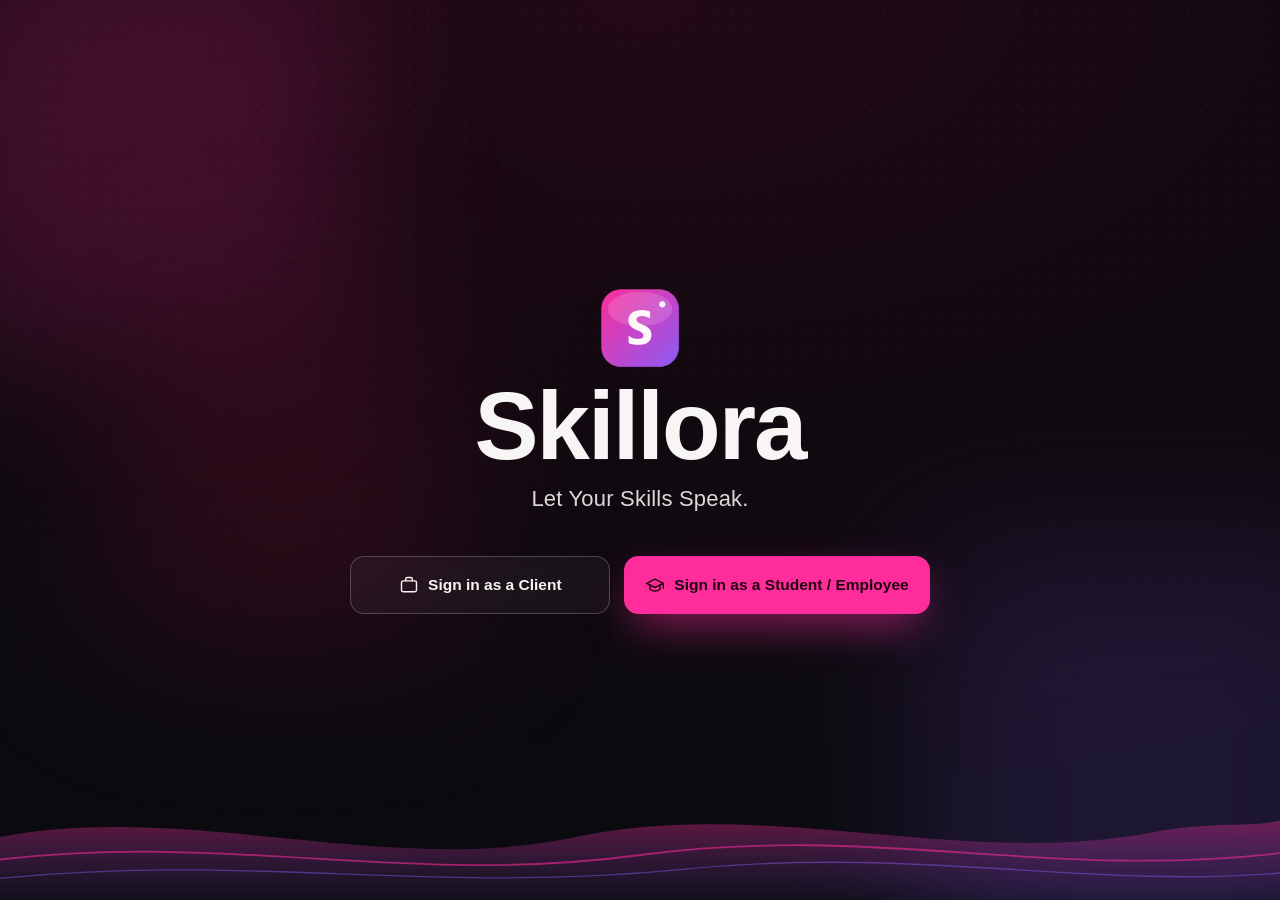
<file: skillora-dark/index.html>
<!doctype html>
<html lang="en" data-default-theme="dark" data-theme="dark">
<head>
  <meta charset="utf-8">
  <meta name="viewport" content="width=device-width, initial-scale=1, viewport-fit=cover">
  <meta name="theme-color" content="#0B0B0F">
  <meta name="description" content="Skillora - where businesses post real challenges and students prove their skills. Interactive prototype.">
  <title>Skillora - Let Your Skills Speak.</title>
  <link rel="icon" href="assets/favicon.ico">
  <link rel="stylesheet" href="styles.css">
  <script>
    (function () {
      var fallback = document.documentElement.getAttribute("data-default-theme") === "light" ? "light" : "dark";
      var params = new URLSearchParams(location.search);
      var query = params.get("theme");
      var demo = params.get("demo");
      if (demo === "client" || demo === "student") {
        try { localStorage.setItem("skillora_session", demo); } catch (e) { /* ignore */ }
      }
      var saved = null;
      try { saved = localStorage.getItem("skillora_theme"); } catch (e) { /* ignore */ }
      var theme = (query === "light" || query === "dark") ? query
        : (saved === "light" || saved === "dark") ? saved : fallback;
      document.documentElement.setAttribute("data-theme", theme);
      var link = document.createElement("link");
      link.rel = "stylesheet";
      link.id = "theme-css";
      link.href = "theme-" + theme + ".css";
      document.head.appendChild(link);
      var meta = document.querySelector('meta[name="theme-color"]');
      if (meta) meta.setAttribute("content", theme === "light" ? "#F5F8F8" : "#0B0B0F");
    })();
  </script>
</head>
<body>
  <div id="app"></div>
  <div id="toast-container" class="toast-container" aria-live="polite"></div>
  <div id="modal-root"></div>
  <script src="data.js"></script>
  <script src="app.js"></script>
</body>
</html>
</file>
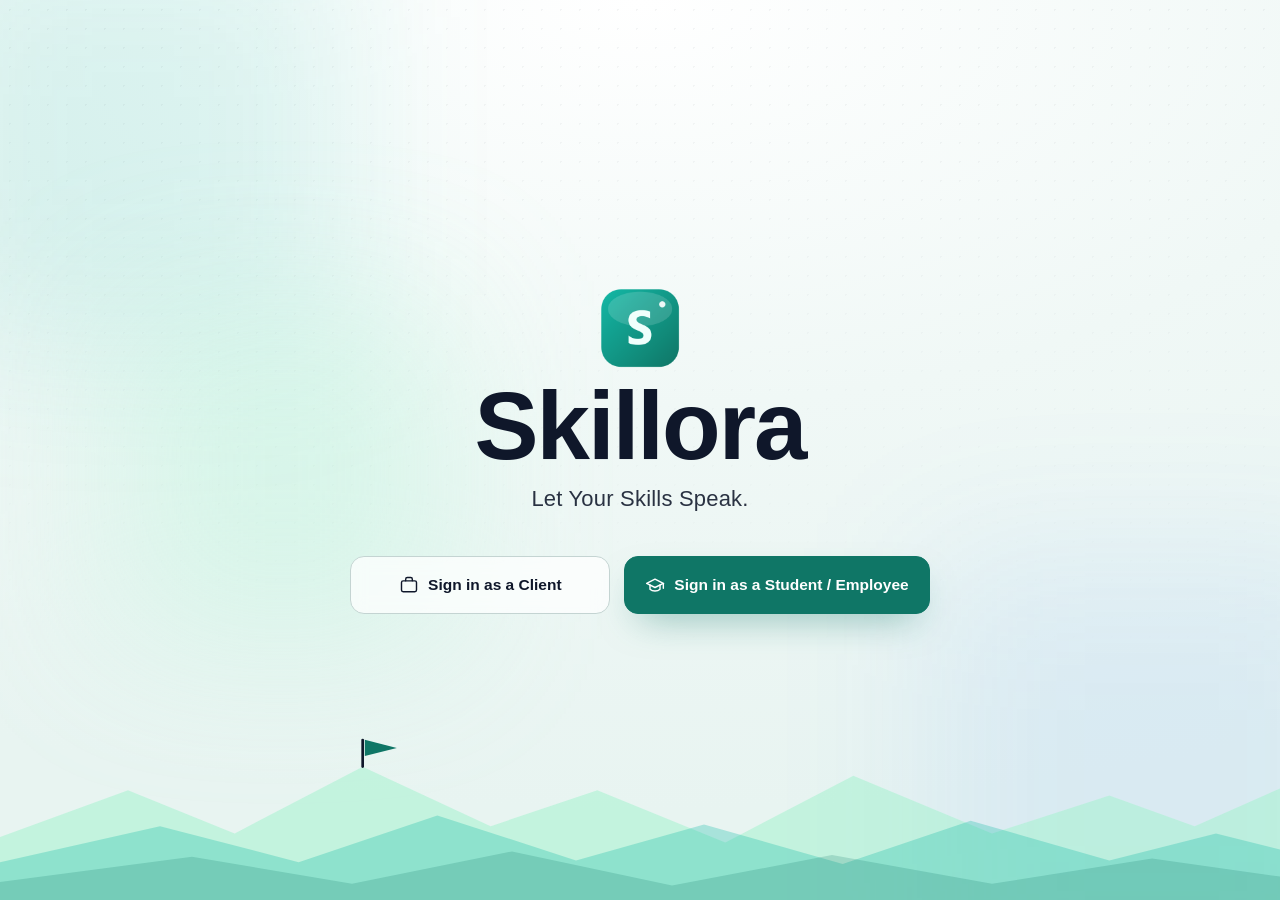
<file: skillora-light/index.html>
<!doctype html>
<html lang="en" data-default-theme="light" data-theme="light">
<head>
  <meta charset="utf-8">
  <meta name="viewport" content="width=device-width, initial-scale=1, viewport-fit=cover">
  <meta name="theme-color" content="#F5F8F8">
  <meta name="description" content="Skillora - where businesses post real challenges and students prove their skills. Interactive prototype.">
  <title>Skillora - Let Your Skills Speak.</title>
  <link rel="icon" href="assets/favicon.ico">
  <link rel="stylesheet" href="styles.css">
  <script>
    (function () {
      var fallback = document.documentElement.getAttribute("data-default-theme") === "light" ? "light" : "dark";
      var params = new URLSearchParams(location.search);
      var query = params.get("theme");
      var demo = params.get("demo");
      if (demo === "client" || demo === "student") {
        try { localStorage.setItem("skillora_session", demo); } catch (e) { /* ignore */ }
      }
      var saved = null;
      try { saved = localStorage.getItem("skillora_theme"); } catch (e) { /* ignore */ }
      var theme = (query === "light" || query === "dark") ? query
        : (saved === "light" || saved === "dark") ? saved : fallback;
      document.documentElement.setAttribute("data-theme", theme);
      var link = document.createElement("link");
      link.rel = "stylesheet";
      link.id = "theme-css";
      link.href = "theme-" + theme + ".css";
      document.head.appendChild(link);
      var meta = document.querySelector('meta[name="theme-color"]');
      if (meta) meta.setAttribute("content", theme === "light" ? "#F5F8F8" : "#0B0B0F");
    })();
  </script>
</head>
<body>
  <div id="app"></div>
  <div id="toast-container" class="toast-container" aria-live="polite"></div>
  <div id="modal-root"></div>
  <script src="data.js"></script>
  <script src="app.js"></script>
</body>
</html>
</file>
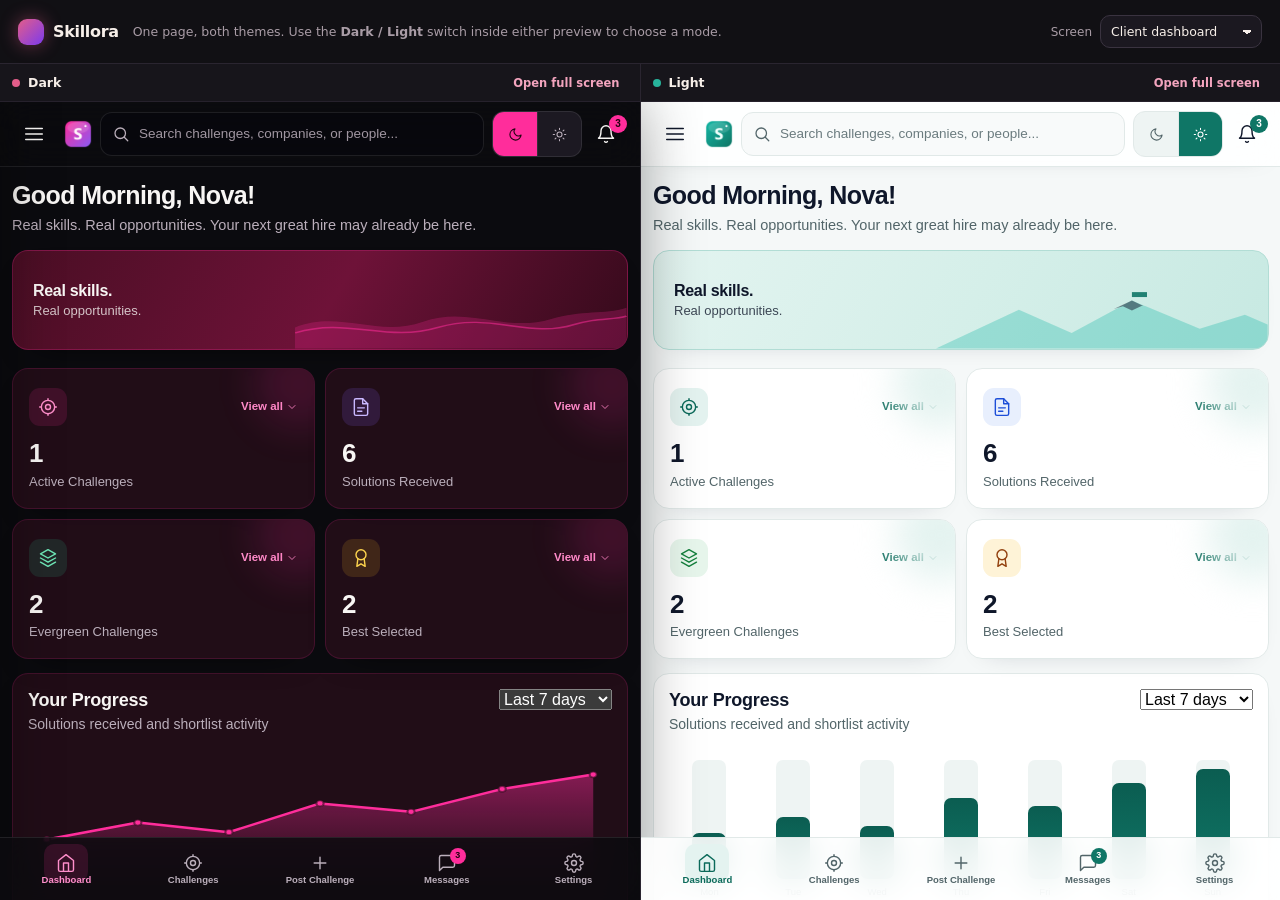
<file: compare.html>
<!doctype html>
<html lang="en">
<head>
  <meta charset="utf-8">
  <meta name="viewport" content="width=device-width, initial-scale=1">
  <title>Skillora - Theme comparison</title>
  <style>
    * { box-sizing: border-box; }
    html, body { margin: 0; height: 100%; }
    body {
      font-family: Inter, ui-sans-serif, system-ui, -apple-system, "Segoe UI", sans-serif;
      background: #0b0b0f;
      color: #f7efe9;
    }
    .compare-top {
      display: flex;
      align-items: center;
      gap: 14px;
      flex-wrap: wrap;
      min-height: 64px;
      padding: 10px 18px;
      border-bottom: 1px solid #2a2530;
      background: #111014;
    }
    .compare-brand {
      display: flex;
      align-items: center;
      gap: 9px;
      font-weight: 800;
      letter-spacing: -0.02em;
      white-space: nowrap;
    }
    .compare-brand span {
      width: 26px;
      height: 26px;
      border-radius: 9px;
      background: linear-gradient(135deg, #e35d8a, #7c3aed);
      box-shadow: 0 0 18px rgba(227, 93, 138, 0.45);
    }
    .compare-top p {
      margin: 0;
      color: #a99ca6;
      font-size: 12.5px;
      flex: 1;
      min-width: 220px;
    }
    .compare-controls { display: flex; align-items: center; gap: 8px; margin-left: auto; }
    .compare-controls label { font-size: 12px; color: #a99ca6; }
    select {
      appearance: none;
      background: #1b1820;
      color: #f7efe9;
      border: 1px solid #3a3340;
      border-radius: 10px;
      padding: 8px 30px 8px 10px;
      font: inherit;
      font-size: 12.5px;
      cursor: pointer;
      background-image: linear-gradient(45deg, transparent 50%, #f7efe9 50%), linear-gradient(135deg, #f7efe9 50%, transparent 50%);
      background-position: calc(100% - 14px) 52%, calc(100% - 9px) 52%;
      background-size: 5px 5px, 5px 5px;
      background-repeat: no-repeat;
    }
    .compare-grid {
      display: grid;
      grid-template-columns: 1fr 1fr;
      gap: 1px;
      height: calc(100vh - 64px);
      background: #2a2530;
    }
    .pane {
      display: flex;
      flex-direction: column;
      min-width: 0;
      min-height: 0;
      background: #111014;
    }
    .pane-head {
      display: flex;
      align-items: center;
      gap: 8px;
      height: 38px;
      padding: 0 12px;
      background: #17151b;
      border-bottom: 1px solid #26212c;
      font-size: 12px;
      color: #cfc4ca;
    }
    .pane-head b { color: #f7efe9; font-size: 12.5px; }
    .pane-head .dot { width: 8px; height: 8px; border-radius: 50%; }
    .pane-head .dot.dark { background: #e35d8a; }
    .pane-head .dot.light { background: #27b39b; }
    .pane-head a {
      margin-left: auto;
      color: #f3a4be;
      text-decoration: none;
      font-weight: 700;
      font-size: 11.5px;
      padding: 5px 8px;
      border-radius: 7px;
    }
    .pane-head a:hover { background: #2a2530; }
    iframe { flex: 1; width: 100%; border: 0; background: #0b0b0f; }
    @media (max-width: 860px) {
      .compare-grid { grid-template-columns: 1fr; height: auto; }
      .pane { height: 82vh; }
      .compare-top { align-items: flex-start; }
      .compare-controls { margin-left: 0; width: 100%; }
      select { width: 100%; }
    }
  </style>
</head>
<body>
  <header class="compare-top">
    <div class="compare-brand"><span></span> Skillora</div>
    <p>One page, both themes. Use the <b>Dark / Light</b> switch inside either preview to choose a mode.</p>
    <div class="compare-controls">
      <label for="route">Screen</label>
      <select id="route" aria-label="Preview screen">
        <option value="#/client/dashboard" selected>Client dashboard</option>
        <option value="#/student/dashboard">Student dashboard</option>
        <option value="#/client/challenges">Challenges</option>
        <option value="#/client/messages">Messages</option>
        <option value="#/client/settings">Settings</option>
        <option value="#/home">Landing page</option>
        <option value="#/login/client">Client login</option>
      </select>
    </div>
  </header>

  <main class="compare-grid">
    <section class="pane">
      <div class="pane-head">
        <span class="dot dark"></span><b>Dark</b>
        <a id="open-dark" href="skillora-dark/index.html?theme=dark&demo=client#/client/dashboard" target="_blank" rel="noopener">Open full screen</a>
      </div>
      <iframe id="frame-dark" title="Skillora dark theme" src="skillora-dark/index.html?theme=dark&demo=client#/client/dashboard"></iframe>
    </section>
    <section class="pane">
      <div class="pane-head">
        <span class="dot light"></span><b>Light</b>
        <a id="open-light" href="skillora-light/index.html?theme=light&demo=client#/client/dashboard" target="_blank" rel="noopener">Open full screen</a>
      </div>
      <iframe id="frame-light" title="Skillora light theme" src="skillora-light/index.html?theme=light&demo=client#/client/dashboard"></iframe>
    </section>
  </main>

  <script>
    (function () {
      var darkBase = "skillora-dark/index.html?theme=dark&demo=client";
      var lightBase = "skillora-light/index.html?theme=light&demo=client";
      var select = document.getElementById("route");
      var dark = document.getElementById("frame-dark");
      var light = document.getElementById("frame-light");
      var openDark = document.getElementById("open-dark");
      var openLight = document.getElementById("open-light");

      function apply(route, bustCache) {
        var suffix = bustCache ? "&r=" + Date.now() : "";
        dark.src = darkBase + suffix + route;
        light.src = lightBase + suffix + route;
        openDark.href = darkBase + route;
        openLight.href = lightBase + route;
      }

      select.addEventListener("change", function () { apply(select.value, true); });
      apply(select.value, false);
    })();
  </script>
</body>
</html>
</file>
<file: skillora-dark/styles.css>
/* ============================================================
   Skillora - layout, components and responsive behaviour
   Theme colours live in theme-dark.css and theme-light.css.
   ============================================================ */

* { box-sizing: border-box; }
html { -webkit-text-size-adjust: 100%; }
html, body { margin: 0; padding: 0; min-height: 100%; }
body {
  background: var(--bg);
  color: var(--text);
  font-family: -apple-system, BlinkMacSystemFont, "Segoe UI", Roboto, Helvetica, Arial, sans-serif, "Apple Color Emoji", "Segoe UI Emoji";
  font-size: 16px;
  line-height: 1.55;
  overflow-x: hidden;
  -webkit-font-smoothing: antialiased;
}
a { color: inherit; text-decoration: none; }
button, input, select, textarea { font: inherit; }
button { cursor: pointer; color: inherit; }
img { max-width: 100%; display: block; }
h1, h2, h3, h4, p { margin: 0; }
h1 { font-size: clamp(26px, 3.1vw, 36px); line-height: 1.18; letter-spacing: -.6px; }
h2 { font-size: clamp(18px, 1.6vw, 21px); line-height: 1.3; letter-spacing: -.2px; }
h3 { font-size: 18px; line-height: 1.35; letter-spacing: -.15px; }
h4 { font-size: 15px; line-height: 1.4; }
ul { margin: 0; padding: 0; list-style: none; }
.muted { color: var(--muted); }
.small { font-size: 14px; }
.tiny { font-size: 12.5px; }
.stack { display: flex; flex-direction: column; gap: 16px; min-width: 0; }
.center { display: flex; align-items: center; justify-content: center; }
.sr-only {
  position: absolute; width: 1px; height: 1px; padding: 0; margin: -1px;
  overflow: hidden; clip: rect(0,0,0,0); white-space: nowrap; border: 0;
}
:focus-visible { outline: 2px solid var(--focus); outline-offset: 2px; border-radius: 6px; }
::selection { background: var(--primary); color: var(--on-primary); }

/* ---------------- buttons ---------------- */
.btn {
  display: inline-flex; align-items: center; justify-content: center; gap: 9px;
  min-height: 46px; padding: 7px 20px; border-radius: 13px;
  border: 1px solid transparent; background: transparent;
  font-weight: 650; font-size: 15px; line-height: 1.2; text-align: center;
  transition: transform .16s ease, box-shadow .16s ease, background .16s ease, border-color .16s ease, color .16s ease;
  white-space: normal;
}
.btn:hover { transform: translateY(-2px); }
.btn:active { transform: translateY(0); }
.btn-primary {
  background: var(--primary); color: var(--on-primary);
  box-shadow: var(--glow); border-color: var(--primary);
}
.btn-primary:hover { background: var(--primary-hover); border-color: var(--primary-hover); }
.btn-ghost {
  background: var(--glass); border-color: var(--border-strong); color: var(--text);
  backdrop-filter: blur(8px);
}
.btn-ghost:hover { border-color: var(--primary); color: var(--primary-text); }
.btn-sm { min-height: 44px; padding: 6px 16px; font-size: 14px; border-radius: 11px; }
.btn-xs { min-height: 38px; padding: 5px 12px; font-size: 13px; border-radius: 10px; gap: 6px; }
.btn-block { width: 100%; }
.btn[disabled] { opacity: .55; cursor: default; transform: none; }
.btn.danger { color: var(--danger); border-color: var(--danger-border); }
.btn.danger:hover { background: var(--danger-soft); }
.link-btn {
  display: inline-flex; align-items: center; gap: 4px; min-height: 36px;
  border: 0; background: none; color: var(--primary-text); font-weight: 600; font-size: 13.5px;
  padding: 2px 0; border-radius: 6px;
}
.link-btn:hover { text-decoration: underline; }
.view-all {
  display: inline-flex; align-items: center; gap: 3px; font-size: 13.5px;
  color: var(--primary-text); font-weight: 600; padding: 6px 0; min-height: 36px;
}
.icon-btn {
  display: inline-flex; align-items: center; justify-content: center;
  width: 44px; height: 44px; min-width: 44px; border-radius: 12px;
  border: 1px solid transparent; background: transparent; color: inherit;
  transition: background .15s ease, border-color .15s ease, transform .15s ease;
}
.icon-btn:hover { background: var(--hover); border-color: var(--border); }
.icon-btn:active { transform: scale(.97); }

/* ---------------- home ---------------- */
.home-wrap {
  position: relative; min-height: 100dvh; overflow: hidden;
  display: flex; flex-direction: column; align-items: center; justify-content: center;
  gap: clamp(16px, 2.4vh, 26px); text-align: center;
  padding: clamp(20px, 5vw, 48px); background: var(--home-bg);
}
.home-glow {
  position: absolute; filter: blur(80px); opacity: .55; pointer-events: none;
  animation: drift 20s ease-in-out infinite alternate;
}
.glow1 { width: clamp(220px, 34vw, 420px); height: clamp(220px, 34vw, 420px); top: -8%; left: -6%; background: var(--home-glow1); }
.glow2 { width: clamp(240px, 38vw, 460px); height: clamp(240px, 38vw, 460px); bottom: -12%; right: -8%; background: var(--home-glow2); animation-delay: -7s; }
.glow3 { width: clamp(180px, 26vw, 340px); height: clamp(180px, 26vw, 340px); top: 34%; left: 9%; background: var(--home-glow3); animation-delay: -12s; }
.home-dots {
  position: absolute; inset: 0; pointer-events: none;
  background-image: radial-gradient(var(--dot) 1px, transparent 1px);
  background-size: 19px 19px; opacity: .32;
  -webkit-mask-image: linear-gradient(to bottom, black, transparent 80%);
  mask-image: linear-gradient(to bottom, black, transparent 80%);
}
.home-waves { position: absolute; left: 0; right: 0; bottom: 0; width: 100%; height: clamp(130px, 22vh, 230px); pointer-events: none; }
.home-mountains { display: none; position: absolute; left: 0; right: 0; bottom: 0; width: 100%; height: clamp(150px, 24vh, 260px); pointer-events: none; }
.home-content {
  position: relative; z-index: 2; display: flex; flex-direction: column;
  align-items: center; gap: 8px; animation: fadein .9s ease both;
}
.home-logo { height: clamp(54px, 8vw, 84px); width: auto; animation: float 6s ease-in-out infinite; }
.home-wordmark { font-size: clamp(46px, 9vw, 96px); font-weight: 850; letter-spacing: -2px; line-height: 1; }
.home-tagline { font-size: clamp(16px, 2vw, 22px); opacity: .88; letter-spacing: .2px; }
.home-actions {
  position: relative; z-index: 2; display: flex; flex-direction: row; flex-wrap: wrap;
  justify-content: center; gap: 14px; margin-top: clamp(8px, 2vh, 22px);
  animation: fadein 1.15s .1s ease both;
}
.home-actions .btn { min-width: 260px; min-height: 58px; border-radius: 14px; font-size: 15.5px; }
.home-actions .btn-primary { box-shadow: var(--glow-strong); }
.home-actions .btn:hover { transform: translateY(-2px); box-shadow: var(--glow-strong); }

/* ---------------- login ---------------- */
.login-wrap {
  position: relative; min-height: 100dvh; display: flex; align-items: center; justify-content: center;
  padding: clamp(24px, 5vw, 56px); overflow: hidden; background: var(--home-bg);
}
.login-back {
  position: absolute; top: clamp(16px, 3vw, 28px); left: clamp(16px, 3vw, 28px); z-index: 3;
  display: inline-flex; align-items: center; gap: 6px; min-height: 44px; font-size: 14px; color: var(--muted);
}
.login-back:hover { color: var(--text); }
.login-card {
  position: relative; z-index: 2; width: min(440px, 100%);
  background: var(--card); border: 1px solid var(--card-border); border-radius: 20px;
  padding: clamp(22px, 3vw, 34px); box-shadow: var(--shadow-lg); backdrop-filter: blur(18px);
  display: flex; flex-direction: column; gap: 14px; animation: fadein .5s ease both;
}
.login-logo { height: 54px; width: auto; margin: 0 auto 2px; }
.login-title { font-size: clamp(24px, 3vw, 30px); font-weight: 800; letter-spacing: -.5px; text-align: center; }
.login-card > p { text-align: center; font-size: 14px; }
.login-demo { font-size: 12.5px; color: var(--muted); text-align: center; padding: 10px 12px; border-radius: 10px; background: var(--surface-2); }
.login-switch { text-align: center; font-size: 14px; color: var(--primary-text); font-weight: 600; padding: 6px; }

/* ---------------- app shell / sidebar ---------------- */
.app-shell { min-height: 100dvh; }
.sidebar {
  position: fixed; inset: 0 auto 0 0; width: 264px; z-index: 60;
  display: flex; flex-direction: column; gap: 14px;
  padding: 20px 14px 16px; background: var(--sidebar); color: var(--sidebar-text);
  border-right: 1px solid var(--sidebar-border); overflow-y: auto;
}
.brand { display: flex; align-items: center; gap: 10px; padding: 4px 8px 8px; min-height: 56px; }
.sidebar-logo { height: 42px; width: auto; max-width: 56px; object-fit: contain; flex-shrink: 0; }
.brand-text { display: flex; flex-direction: column; min-width: 0; }
.brand-text strong { font-size: 20px; line-height: 1.1; letter-spacing: -.4px; }
.brand-text small { font-size: 11.5px; opacity: .7; white-space: nowrap; letter-spacing: .1px; }
.sidebar-plan { padding: 0 8px 4px; }
.plan-pill {
  display: inline-flex; align-items: center; gap: 6px; padding: 6px 11px;
  border-radius: 999px; font-size: 12.5px; font-weight: 700; white-space: nowrap;
  background: var(--surface-2); border: 1px solid var(--border); color: var(--text);
}
.plan-pill.accent-starter { color: var(--plan-starter); border-color: var(--plan-starter-border); }
.plan-pill.accent-standard { color: var(--plan-standard); border-color: var(--plan-standard-border); }
.plan-pill.accent-enterprise { color: var(--plan-enterprise); border-color: var(--plan-enterprise-border); }
.nav { display: flex; flex-direction: column; gap: 4px; flex: 1; }
.nav-item {
  display: flex; align-items: center; gap: 12px; min-height: 48px; padding: 8px 12px;
  border-radius: 12px; font-size: 14.5px; font-weight: 550; color: var(--sidebar-text);
  opacity: .82; transition: background .15s ease, opacity .15s ease, transform .15s ease;
}
.nav-item:hover { background: var(--sidebar-hover); opacity: 1; }
.nav-item.active { background: var(--primary); color: var(--on-primary); opacity: 1; font-weight: 700; box-shadow: var(--glow); }
.nav-ico { display: flex; flex-shrink: 0; }
.nav-label { flex: 1; min-width: 0; white-space: nowrap; overflow: hidden; text-overflow: ellipsis; }
.nav-badge, .bell-count, .bottom-badge {
  display: inline-flex; align-items: center; justify-content: center;
  min-width: 20px; height: 20px; padding: 0 5px; border-radius: 999px;
  background: var(--primary); color: var(--on-primary); font-size: 11px; font-weight: 800;
}
.nav-item.active .nav-badge { background: var(--on-primary); color: var(--primary); }
.sidebar-bottom { margin-top: auto; display: flex; flex-direction: column; gap: 10px; }
.user-card {
  display: flex; align-items: center; gap: 10px; padding: 10px; border-radius: 14px;
  background: var(--sidebar-card); border: 1px solid var(--sidebar-border); min-height: 60px;
}
.avatar {
  display: inline-flex; align-items: center; justify-content: center; flex-shrink: 0;
  width: 42px; height: 42px; border-radius: 50%; background: var(--avatar-bg);
  color: var(--avatar-text); font-weight: 800; font-size: 14px; letter-spacing: .3px;
}
.avatar.sm { width: 36px; height: 36px; font-size: 12px; }
.user-meta { display: flex; flex-direction: column; min-width: 0; flex: 1; }
.user-meta strong { font-size: 13.5px; line-height: 1.25; white-space: nowrap; overflow: hidden; text-overflow: ellipsis; }
.user-meta small { font-size: 11.5px; opacity: .65; }
.user-card .icon-btn { width: 38px; height: 38px; min-width: 38px; opacity: .75; }
.prototype-note { font-size: 11px; color: var(--sidebar-text); opacity: .5; text-align: center; line-height: 1.4; }
.prototype-note.inline { text-align: left; margin-top: 10px; opacity: .7; color: var(--muted); font-size: 12px; }
.scrim {
  position: fixed; inset: 0; z-index: 55; background: rgba(2, 2, 6, .55);
  opacity: 0; visibility: hidden; transition: opacity .2s ease, visibility .2s ease;
}
.scrim.show { opacity: 1; visibility: visible; }

/* ---------------- topbar ---------------- */
.main-wrap { margin-left: 264px; min-height: 100dvh; display: flex; flex-direction: column; min-width: 0; }
.topbar {
  position: sticky; top: 0; z-index: 45; display: flex; align-items: center; gap: 14px;
  padding: 12px clamp(16px, 2.4vw, 30px); min-height: 68px;
  background: var(--topbar); border-bottom: 1px solid var(--border);
  backdrop-filter: blur(18px);
}
.menu-btn, .topbar-brand { display: none; }
.topbar-brand { align-items: center; gap: 8px; font-weight: 800; font-size: 17px; color: var(--text); }
.topbar-brand img { height: 30px; width: auto; }
.search-wrap { position: relative; flex: 1; max-width: 480px; min-width: 0; }
.search-box {
  display: flex; align-items: center; gap: 9px; min-height: 44px; padding: 0 14px;
  border-radius: 12px; background: var(--input-bg); border: 1px solid var(--border); color: var(--muted);
}
.search-box:focus-within { border-color: var(--primary); box-shadow: var(--focus-shadow); }
.search-box svg { flex-shrink: 0; }
.search-box input {
  width: 100%; min-width: 0; border: 0; background: transparent; color: var(--text);
  font-size: 14px; outline: none; padding: 10px 0;
}
.search-box input::placeholder { color: var(--muted); opacity: .85; }
.search-box input::-webkit-search-cancel-button { filter: grayscale(1); }
.suggestions {
  position: absolute; top: calc(100% + 8px); left: 0; right: 0; z-index: 80;
  background: var(--surface); border: 1px solid var(--border); border-radius: 14px;
  box-shadow: var(--shadow-lg); padding: 6px; max-height: 360px; overflow: auto;
}
.suggest-head { font-size: 11px; text-transform: uppercase; letter-spacing: .8px; color: var(--muted); padding: 8px 10px 4px; font-weight: 700; }
.suggest-row {
  display: flex; align-items: center; gap: 10px; width: 100%; text-align: left;
  background: none; border: 0; padding: 9px 10px; min-height: 46px; border-radius: 9px; color: var(--text);
}
.suggest-row:hover { background: var(--hover); }
.suggest-row > span { display: flex; flex-direction: column; min-width: 0; }
.suggest-row strong { font-size: 13.5px; overflow: hidden; text-overflow: ellipsis; white-space: nowrap; }
.suggest-row small { font-size: 12px; color: var(--muted); }
.topbar-right { display: flex; align-items: center; gap: 6px; margin-left: auto; flex-shrink: 0; }
.theme-switch {
  display: inline-flex; align-items: stretch; padding: 0; flex-shrink: 0;
  border: 1px solid var(--border); border-radius: 12px;
  background: var(--surface-2); overflow: hidden;
}
.theme-choice {
  display: inline-flex; align-items: center; justify-content: center; gap: 6px;
  min-height: 44px; padding: 0 11px; border: 0; border-radius: 0;
  background: transparent; color: var(--muted); font: inherit; font-size: 11.5px; font-weight: 700;
  cursor: pointer; transition: background .18s ease, color .18s ease;
}
.theme-choice + .theme-choice { border-left: 1px solid var(--border); }
.theme-choice svg { width: 15px; height: 15px; flex-shrink: 0; }
.theme-choice:hover { color: var(--text); background: var(--hover); }
.theme-choice.active { background: var(--primary); color: var(--on-primary); }
.theme-choice:focus-visible { outline: 2px solid var(--focus); outline-offset: -2px; }
.settings-theme { width: 100%; max-width: 360px; margin-top: 4px; }
.settings-theme .theme-choice { flex: 1; gap: 8px; font-size: 12.5px; }
.topbar-pill { font-size: 12px; padding: 5px 9px; }
.bell-wrap { position: relative; }
.bell-btn { position: relative; }
.bell-count { position: absolute; top: 2px; right: 0; min-width: 18px; height: 18px; font-size: 10px; }
.bell-btn.pulse { animation: bellpulse .6s ease 2; }
.bell-dropdown {
  position: absolute; right: -58px; top: calc(100% + 8px); width: min(360px, calc(100vw - 32px));
  background: var(--surface); border: 1px solid var(--border); border-radius: 16px;
  box-shadow: var(--shadow-lg); padding: 8px; opacity: 0; visibility: hidden;
  transform: translateY(-6px); transition: opacity .16s ease, transform .16s ease, visibility .16s ease;
  z-index: 90;
}
.bell-dropdown.open { opacity: 1; visibility: visible; transform: translateY(0); }
.dropdown-head { display: flex; align-items: center; justify-content: space-between; gap: 10px; padding: 6px 8px 8px; }
.dropdown-head strong { font-size: 14px; }
.dropdown-empty { padding: 18px 12px; text-align: center; color: var(--muted); font-size: 13.5px; }
.bell-row {
  display: flex; align-items: flex-start; gap: 9px; width: 100%; text-align: left;
  background: none; border: 0; padding: 10px 8px; border-radius: 10px; min-height: 52px; color: var(--text);
}
.bell-row:hover { background: var(--hover); }
.bell-copy { display: flex; flex-direction: column; gap: 2px; min-width: 0; }
.bell-copy strong { font-size: 13px; font-weight: 650; line-height: 1.35; }
.bell-copy small { font-size: 11.5px; color: var(--muted); }
.dot { width: 8px; height: 8px; border-radius: 50%; background: var(--border-strong); flex-shrink: 0; margin-top: 5px; }
.dot.unread { background: var(--primary); box-shadow: 0 0 0 3px var(--primary-soft); }

/* ---------------- bottom nav ---------------- */
.bottom-nav { display: none; }
.page { width: 100%; max-width: 1560px; margin: 0 auto; padding: clamp(18px, 2.4vw, 32px); flex: 1; min-width: 0; }

/* ---------------- page / cards ---------------- */
.page-enter { animation: pagein .35s ease both; }
.page-head {
  display: flex; align-items: flex-start; justify-content: space-between;
  gap: clamp(14px, 2vw, 28px); margin-bottom: clamp(18px, 2.2vw, 26px); min-width: 0;
}
.page-head > div:first-child { min-width: 0; }
.page-head h1 { margin-bottom: 3px; }
.page-head p { font-size: 14.5px; }
.compact-head { align-items: center; }
.card {
  background: var(--card); border: 1px solid var(--card-border); border-radius: 16px;
  box-shadow: var(--shadow); min-width: 0;
}
.panel { padding: clamp(16px, 1.8vw, 24px); }
.panel-head {
  display: flex; align-items: flex-start; justify-content: space-between; gap: 12px;
  margin-bottom: 14px; min-width: 0;
}
.panel-head > div { min-width: 0; }
.panel-head h2 { margin-bottom: 1px; }
.panel-head .view-all { flex-shrink: 0; }
.badge-row { display: flex; flex-wrap: wrap; align-items: center; gap: 7px; margin-bottom: 8px; }
.badge {
  display: inline-flex; align-items: center; gap: 4px; padding: 3px 9px; border-radius: 999px;
  font-size: 11.5px; font-weight: 700; line-height: 1.5; border: 1px solid transparent; white-space: nowrap;
}
.badge-active, .badge-new, .badge-hot { background: var(--primary-soft); color: var(--primary-text); border-color: var(--primary-border-soft); }
.badge-evergreen { background: var(--evergreen-soft); color: var(--evergreen-text); border-color: var(--evergreen-border); }
.badge-best { background: var(--best-soft); color: var(--best-text); border-color: var(--best-border); }
.badge-short { background: var(--secondary-soft); color: var(--secondary-text); border-color: var(--secondary-border); }
.badge-trending { background: var(--secondary-soft); color: var(--secondary-text); border-color: var(--secondary-border); }
.badge-review { background: var(--warning-soft); color: var(--warning-text); border-color: var(--warning-border); }
.badge-soft { background: var(--surface-2); color: var(--muted); border-color: var(--border); }
.badge-private { background: var(--surface-2); color: var(--text); border-color: var(--border-strong); }
.tag-row { display: flex; flex-wrap: wrap; gap: 6px; }
.tag {
  display: inline-flex; align-items: center; padding: 4px 9px; border-radius: 7px;
  background: var(--surface-2); border: 1px solid var(--border); color: var(--muted);
  font-size: 12px; font-weight: 550; white-space: nowrap;
}
.chip {
  display: inline-flex; align-items: center; gap: 5px; min-height: 36px; padding: 5px 12px;
  border-radius: 999px; background: var(--surface-2); border: 1px solid var(--border);
  color: var(--muted); font-size: 12.5px; font-weight: 600; transition: background .15s ease, color .15s ease, border-color .15s ease;
}
.chip:hover { border-color: var(--primary); color: var(--text); }
.chip.active { background: var(--primary); border-color: var(--primary); color: var(--on-primary); }
.chip.static { cursor: default; }
.chip-x {
  display: inline-flex; align-items: center; justify-content: center; width: 20px; height: 20px;
  margin-right: -4px; border: 0; border-radius: 50%; background: rgba(0,0,0,.16); color: inherit;
}
.skill-chips { display: flex; flex-wrap: wrap; gap: 6px; margin-top: 12px; }
.skill-suggest { display: flex; flex-wrap: wrap; gap: 6px; margin-top: 10px; }

/* ---------------- stats ---------------- */
.stats-grid {
  display: grid; grid-template-columns: repeat(auto-fit, minmax(165px, 1fr));
  gap: clamp(10px, 1.4vw, 16px); margin-bottom: clamp(14px, 1.8vw, 22px);
}
.stat-card { padding: 16px; display: flex; flex-direction: column; gap: 4px; position: relative; overflow: hidden; }
.stat-card::after {
  content: ""; position: absolute; width: 90px; height: 90px; right: -30px; top: -30px;
  border-radius: 50%; background: var(--primary-soft); filter: blur(18px); pointer-events: none;
}
.stat-top { display: flex; align-items: center; justify-content: space-between; gap: 8px; margin-bottom: 6px; }
.stat-ico {
  display: inline-flex; align-items: center; justify-content: center; width: 38px; height: 38px;
  border-radius: 11px; background: var(--primary-soft); color: var(--primary-text);
}
.stat-card:nth-child(2) .stat-ico { background: var(--secondary-soft); color: var(--secondary-text); }
.stat-card:nth-child(3) .stat-ico { background: var(--evergreen-soft); color: var(--evergreen-text); }
.stat-card:nth-child(4) .stat-ico { background: var(--best-soft); color: var(--best-text); }
.stat-top .view-all { font-size: 11.5px; }
.stat-value { font-size: clamp(26px, 2.6vw, 34px); font-weight: 800; letter-spacing: -.8px; line-height: 1.1; }
.stat-label { font-size: 13px; color: var(--muted); }

/* ---------------- dashboard grids ---------------- */
.dash-grid { display: grid; grid-template-columns: minmax(0, 1.55fr) minmax(290px, 1fr); gap: clamp(14px, 1.8vw, 22px); margin-bottom: clamp(14px, 1.8vw, 22px); align-items: start; }
.dash-grid.two { grid-template-columns: repeat(2, minmax(0, 1fr)); }
.dash-grid > .stack { gap: clamp(14px, 1.8vw, 22px); }
.progress-panel { min-height: 300px; }
.chart-wrap { width: 100%; min-width: 0; }
.chart-line { width: 100%; }
.chart-line svg { width: 100%; height: clamp(150px, 20vw, 200px); overflow: visible; }
.chart-line circle { fill: var(--primary); stroke: var(--card); stroke-width: 2; }
.chart-bars { display: flex; align-items: flex-end; gap: 7px; height: clamp(150px, 20vw, 200px); padding: 10px 2px 0; }
.bar-col { flex: 1; display: flex; flex-direction: column; align-items: center; gap: 6px; height: 100%; min-width: 0; }
.bar-track { width: 100%; max-width: 34px; flex: 1; display: flex; align-items: flex-end; background: var(--surface-2); border-radius: 7px; overflow: hidden; }
.bar-fill { width: 100%; background: linear-gradient(to top, var(--primary), var(--primary-hover)); border-radius: 7px; transition: height .35s ease; }
.bar-label { font-size: 9.5px; color: var(--muted); white-space: nowrap; }

/* ---------------- quote ---------------- */
.quote-card {
  position: relative; flex-shrink: 0; width: clamp(240px, 26vw, 360px); min-height: 112px;
  border-radius: 16px; border: 1px solid var(--quote-border); background: var(--quote-bg);
  padding: 18px 20px; overflow: hidden; display: flex; align-items: center; box-shadow: var(--shadow);
}
.quote-text { position: relative; z-index: 2; display: flex; flex-direction: column; line-height: 1.35; }
.quote-text strong { font-size: clamp(16px, 1.6vw, 20px); font-weight: 800; letter-spacing: -.3px; }
.quote-text span { font-size: clamp(13px, 1.3vw, 15px); opacity: .78; }
.decor { position: absolute; right: 0; bottom: 0; width: 64%; height: 72%; opacity: .9; }
.decor-mountain { display: none; }

/* ---------------- lists ---------------- */
.list { display: flex; flex-direction: column; min-width: 0; }
.list-row {
  display: flex; align-items: center; gap: 11px; min-height: 58px; padding: 9px 6px;
  border-bottom: 1px solid var(--border); border-radius: 8px; transition: background .15s ease;
  min-width: 0;
}
.list-row:last-child { border-bottom: 0; }
.list-row:hover { background: var(--hover); }
.cat-ico {
  display: inline-flex; align-items: center; justify-content: center; width: 38px; height: 38px;
  border-radius: 11px; background: var(--surface-2); border: 1px solid var(--border);
  color: var(--secondary-text); flex-shrink: 0;
}
.list-copy { display: flex; flex-direction: column; gap: 1px; min-width: 0; flex: 1; }
.list-copy strong { font-size: 13.5px; font-weight: 650; line-height: 1.35; overflow: hidden; text-overflow: ellipsis; white-space: nowrap; }
.list-copy small { font-size: 12px; color: var(--muted); overflow: hidden; text-overflow: ellipsis; white-space: nowrap; }
.list-meta { display: flex; flex-direction: column; align-items: flex-end; gap: 3px; flex-shrink: 0; }
.match-num { font-size: 11.5px; font-weight: 700; color: var(--primary-text); }
.score-mini { font-size: 17px; font-weight: 800; color: var(--primary-text); line-height: 1; }

/* ---------------- match ring ---------------- */
.match-ring { position: relative; display: inline-flex; align-items: center; justify-content: center; flex-shrink: 0; }
.match-ring svg { transform: rotate(-90deg); }
.ring-bg { fill: none; stroke: var(--ring-track); stroke-width: 5; }
.ring-fg { fill: none; stroke: var(--primary); stroke-width: 5; stroke-linecap: round; transition: stroke-dasharray .4s ease; }
.ring-label { position: absolute; inset: 0; display: flex; align-items: center; justify-content: center; font-size: 12px; font-weight: 800; color: var(--text); }

/* ---------------- plan card / demo ---------------- */
.plan-card { position: relative; overflow: hidden; }
.plan-card::before { content: ""; position: absolute; inset: 0 0 auto; height: 3px; background: var(--plan-accent, var(--primary)); }
.plan-price { font-size: clamp(24px, 2.4vw, 30px); font-weight: 800; letter-spacing: -.7px; line-height: 1.2; }
.plan-price span { font-size: 12px; font-weight: 500; color: var(--muted); margin-left: 3px; }
.evergreen-chip {
  display: inline-flex; align-items: center; gap: 5px; margin-top: 8px; padding: 4px 10px;
  border-radius: 999px; background: var(--evergreen-soft); color: var(--evergreen-text);
  border: 1px solid var(--evergreen-border); font-size: 11.5px; font-weight: 700;
}
.plan-usage { margin-top: 14px; }
.usage-head { display: flex; align-items: center; justify-content: space-between; gap: 10px; font-size: 12px; color: var(--muted); margin-bottom: 5px; }
.usage-head strong { color: var(--text); font-size: 12.5px; }
.meter { height: 6px; border-radius: 999px; background: var(--surface-2); overflow: hidden; border: 1px solid var(--border); }
.meter span { display: block; height: 100%; border-radius: 999px; background: linear-gradient(90deg, var(--primary), var(--primary-hover)); transition: width .3s ease; }
.plan-actions { display: flex; align-items: center; justify-content: space-between; gap: 10px; margin-top: 14px; flex-wrap: wrap; }
.demo-card .panel-head { align-items: center; }
.demo-actions { display: flex; flex-direction: column; gap: 8px; }
.demo-actions .btn { justify-content: flex-start; width: 100%; }
.demo-note { display: flex; gap: 6px; align-items: flex-start; font-size: 12px; color: var(--muted); margin-top: 11px; line-height: 1.45; }
.demo-note svg { flex-shrink: 0; margin-top: 2px; color: var(--primary-text); }

/* ---------------- challenges ---------------- */
.filters-panel { margin-bottom: clamp(14px, 1.8vw, 20px); padding: clamp(12px, 1.5vw, 18px); }
.filters-row { display: flex; align-items: center; gap: 12px; flex-wrap: wrap; min-width: 0; }
.page-search { flex: 1; min-width: 210px; max-width: 420px; }
.tabs { display: flex; gap: 4px; flex-wrap: wrap; padding: 3px; border-radius: 11px; background: var(--surface-2); border: 1px solid var(--border); }
.tab {
  min-height: 36px; padding: 5px 13px; border-radius: 8px; border: 0;
  background: transparent; color: var(--muted); font-size: 12.5px; font-weight: 650;
  transition: background .15s ease, color .15s ease;
}
.tab:hover { color: var(--text); }
.tab.active { background: var(--primary); color: var(--on-primary); box-shadow: var(--glow); }
.result-count { font-size: 11.5px; color: var(--muted); margin-top: 10px; }
.challenge-grid { display: grid; grid-template-columns: repeat(auto-fit, minmax(285px, 1fr)); gap: clamp(12px, 1.6vw, 18px); }
.challenge-card { padding: 18px; display: flex; flex-direction: column; gap: 9px; transition: transform .18s ease, box-shadow .18s ease, border-color .18s ease; }
.challenge-card:hover { transform: translateY(-2px); border-color: var(--border-strong); box-shadow: var(--shadow-lg); }
.challenge-top { display: flex; align-items: flex-start; justify-content: space-between; gap: 8px; }
.challenge-badges { display: flex; flex-wrap: wrap; gap: 4px; justify-content: flex-end; }
.challenge-card h3 a:hover { color: var(--primary-text); }
.challenge-company { margin-top: -4px; }
.challenge-desc { font-size: 13px; color: var(--muted); line-height: 1.5; display: -webkit-box; -webkit-line-clamp: 3; -webkit-box-orient: vertical; overflow: hidden; }
.challenge-foot { display: flex; align-items: flex-end; justify-content: space-between; gap: 10px; margin-top: auto; padding-top: 10px; border-top: 1px solid var(--border); flex-wrap: wrap; }
.challenge-meta { display: flex; align-items: center; gap: 10px; min-width: 0; flex-wrap: wrap; }
.challenge-meta .muted.small { display: inline-flex; align-items: center; gap: 5px; }
.challenge-cta { display: flex; align-items: center; gap: 6px; flex-wrap: wrap; margin-left: auto; }

/* ---------------- detail ---------------- */
.back-link { display: inline-flex; align-items: center; gap: 6px; font-size: 13.5px; color: var(--muted); min-height: 38px; margin-bottom: 6px; }
.back-link:hover { color: var(--text); }
.detail-head { margin-bottom: clamp(14px, 1.8vw, 22px); }
.detail-title-row { display: flex; align-items: flex-start; justify-content: space-between; gap: 18px; }
.detail-title-row h1 { max-width: 900px; }
.detail-side-stat { display: flex; flex-direction: column; align-items: center; gap: 4px; flex-shrink: 0; }
.detail-side-stat > span { font-size: 32px; font-weight: 800; color: var(--primary-text); line-height: 1; }
.detail-side-stat > small { font-size: 11.5px; color: var(--muted); }
.detail-grid { display: grid; grid-template-columns: minmax(0, 1.5fr) minmax(280px, .8fr); gap: clamp(14px, 1.8vw, 22px); margin-bottom: clamp(14px, 1.8vw, 22px); align-items: start; }
.detail-desc { font-size: 14.5px; color: var(--muted); line-height: 1.7; margin: 8px 0 14px; }
.detail-facts { display: grid; grid-template-columns: repeat(3, minmax(0, 1fr)); gap: 10px; margin-top: 16px; padding-top: 14px; border-top: 1px solid var(--border); }
.detail-facts > div { display: flex; flex-direction: column; gap: 3px; min-width: 0; }
.detail-facts .muted { display: inline-flex; align-items: center; gap: 5px; font-size: 11.5px; }
.detail-facts strong { font-size: 13.5px; }
.evergreen-note {
  display: flex; align-items: center; gap: 7px; margin-top: 12px; padding: 10px 12px;
  border-radius: 10px; background: var(--evergreen-soft); border: 1px solid var(--evergreen-border);
  color: var(--evergreen-text); font-size: 12.5px; font-weight: 650;
}
.match-big { display: flex; align-items: center; gap: 12px; margin: 6px 0 12px; }
.match-big strong { display: block; font-size: 16px; }
.match-chips { display: flex; flex-wrap: wrap; gap: 6px; margin-bottom: 14px; }
.submitted-box { padding: 12px; border-radius: 12px; background: var(--surface-2); border: 1px solid var(--border); display: flex; flex-direction: column; gap: 3px; margin-top: 4px; }
.fine-print { display: flex; align-items: flex-start; gap: 6px; font-size: 11.5px; color: var(--muted); line-height: 1.45; margin-top: 12px; }
.fine-print svg { flex-shrink: 0; margin-top: 1px; }
.criteria-bar { display: flex; flex-wrap: wrap; gap: 6px; align-items: center; margin-bottom: 12px; }
.criteria-pill { font-size: 11.5px; padding: 4px 9px; border-radius: 999px; background: var(--surface-2); border: 1px solid var(--border); color: var(--muted); }
.criteria-bar .link-btn { margin-left: auto; }
.criteria-mini { font-size: 11.5px; color: var(--muted); margin-top: 6px; }

/* ---------------- solutions ---------------- */
.solutions-list { display: flex; flex-direction: column; gap: 10px; }
.solution-row {
  position: relative; display: flex; align-items: flex-start; gap: 12px; padding: 14px;
  border-radius: 13px; background: var(--surface-2); border: 1px solid var(--border);
  transition: border-color .2s ease, box-shadow .2s ease; min-width: 0; overflow: hidden;
}
.solution-row:hover { border-color: var(--border-strong); }
.sol-rank { font-size: 13px; font-weight: 800; color: var(--muted); flex-shrink: 0; width: 26px; padding-top: 2px; }
.sol-main { flex: 1; min-width: 0; display: flex; flex-direction: column; gap: 7px; }
.sol-head { display: flex; align-items: flex-start; justify-content: space-between; gap: 8px; flex-wrap: wrap; }
.sol-person { display: flex; align-items: center; gap: 8px; min-width: 0; }
.sol-person > span:last-child { display: flex; flex-direction: column; min-width: 0; }
.sol-person strong { font-size: 13.5px; }
.sol-person small { font-size: 11.5px; color: var(--muted); }
.sol-summary { font-size: 12.5px; color: var(--muted); line-height: 1.55; }
.score-line { display: flex; align-items: center; gap: 8px; }
.score-line strong { font-size: 12.5px; color: var(--primary-text); min-width: 22px; text-align: right; }
.score-line .muted { white-space: nowrap; }
.score-bar { flex: 1; height: 6px; border-radius: 999px; background: var(--ring-track); overflow: hidden; }
.score-bar span { display: block; height: 100%; border-radius: 999px; background: linear-gradient(90deg, var(--primary), var(--primary-hover)); }
.sol-insights { display: flex; flex-wrap: wrap; gap: 5px; }
.insight { display: inline-flex; align-items: center; gap: 4px; font-size: 10.5px; padding: 3px 7px; border-radius: 6px; border: 1px solid var(--border); background: var(--surface); }
.insight.good { color: var(--evergreen-text); border-color: var(--evergreen-border); background: var(--evergreen-soft); }
.insight.gap { color: var(--warning-text); border-color: var(--warning-border); background: var(--warning-soft); }
.sol-actions { display: flex; flex-direction: column; align-items: flex-end; gap: 2px; flex-shrink: 0; min-width: 108px; }
.best-flag { display: inline-flex; align-items: center; gap: 4px; font-size: 12px; font-weight: 800; color: var(--best-text); padding: 5px 8px; border-radius: 8px; background: var(--best-soft); border: 1px solid var(--best-border); }
.locked-row > *:not(.locked-overlay) { filter: blur(4px); opacity: .45; pointer-events: none; user-select: none; }
.locked-overlay {
  position: absolute; inset: 0; z-index: 3; display: flex; flex-direction: column;
  align-items: center; justify-content: center; gap: 8px; text-align: center;
  background: var(--lock-bg); backdrop-filter: blur(1px); border-radius: 13px;
}
.locked-overlay > span { display: inline-flex; align-items: center; gap: 6px; font-size: 13px; font-weight: 700; }
.row-highlight { animation: rowflash 3s ease; }

/* ---------------- submissions ---------------- */
.submission-counter { display: flex; align-items: center; justify-content: space-between; gap: 20px; margin-bottom: clamp(14px, 1.8vw, 20px); flex-wrap: wrap; }
.submission-counter > div { flex: 1; min-width: 240px; }
.submission-counter h2 { margin-bottom: 4px; }
.submission-counter .meter { margin: 10px 0 6px; }
.sub-list { display: flex; flex-direction: column; gap: 10px; }
.sub-row {
  display: flex; align-items: flex-start; justify-content: space-between; gap: 18px;
  background: var(--card); border: 1px solid var(--card-border); border-radius: 14px;
  padding: 16px 18px; box-shadow: var(--shadow);
}
.sub-main { min-width: 0; flex: 1; }
.sub-main > strong { font-size: 15px; display: block; }
.sub-main > small { display: block; font-size: 11.5px; margin-bottom: 5px; }
.sub-summary { display: -webkit-box; -webkit-line-clamp: 2; -webkit-box-orient: vertical; overflow: hidden; }
.sub-side { display: flex; flex-direction: column; align-items: flex-end; gap: 7px; flex-shrink: 0; }
.score-mini-wrap { display: flex; align-items: baseline; gap: 5px; }

/* ---------------- messages ---------------- */
.inbox-layout { display: grid; grid-template-columns: 370px minmax(0, 1fr); gap: clamp(12px, 1.6vw, 18px); align-items: start; }
.msg-list { padding: 8px; max-height: calc(100dvh - 210px); overflow-y: auto; position: sticky; top: 82px; }
.msg-row {
  display: grid; grid-template-columns: 36px minmax(0, 1fr) auto; gap: 9px; width: 100%;
  text-align: left; padding: 10px; border: 1px solid transparent; border-radius: 11px;
  background: none; color: var(--text); min-height: 64px; transition: background .15s ease, border-color .15s ease;
}
.msg-row:hover { background: var(--hover); }
.msg-row.selected { background: var(--primary-soft); border-color: var(--primary-border-soft); }
.msg-copy { display: flex; flex-direction: column; gap: 1px; min-width: 0; }
.msg-copy strong { font-size: 12.5px; font-weight: 700; }
.msg-title { font-size: 12.5px; overflow: hidden; text-overflow: ellipsis; white-space: nowrap; }
.msg-preview { font-size: 11.5px; color: var(--muted); overflow: hidden; text-overflow: ellipsis; white-space: nowrap; }
.msg-side { display: flex; flex-direction: column; align-items: flex-end; gap: 3px; }
.msg-detail { min-height: 420px; padding: clamp(16px, 2vw, 24px); }
.msg-detail-head { display: flex; align-items: flex-start; justify-content: space-between; gap: 12px; margin-bottom: 12px; }
.msg-detail-head h2 { font-size: clamp(18px, 1.8vw, 22px); margin-top: 6px; }
.msg-body { font-size: 14px; color: var(--muted); line-height: 1.7; margin-bottom: 14px; }
.msg-solution, .msg-challenge {
  background: var(--surface-2); border: 1px solid var(--border); border-radius: 12px;
  padding: 14px; display: flex; flex-direction: column; gap: 8px; margin-bottom: 13px;
}
.msg-challenge { flex-direction: row; align-items: center; gap: 10px; }
.msg-challenge > div { display: flex; flex-direction: column; min-width: 0; }
.msg-actions { display: flex; flex-wrap: wrap; gap: 7px; margin-bottom: 14px; }
.msg-placeholder { min-height: 380px; display: flex; flex-direction: column; align-items: center; justify-content: center; gap: 6px; text-align: center; color: var(--muted); }
.msg-placeholder svg { color: var(--primary-text); margin-bottom: 4px; }
.reply-box { border-top: 1px solid var(--border); padding-top: 12px; margin-top: 6px; }
.reply-box .textarea.small { min-height: 78px; }
.reply-foot { display: flex; justify-content: flex-end; margin-top: 7px; }
.reply-list { display: flex; flex-direction: column; gap: 7px; margin-top: 12px; }
.reply-bubble { background: var(--primary-soft); border: 1px solid var(--primary-border-soft); border-radius: 12px; padding: 9px 12px; }
.reply-bubble strong { font-size: 11.5px; color: var(--primary-text); }
.reply-bubble p { font-size: 13px; margin: 2px 0; }
.reply-bubble small { font-size: 10.5px; }

/* ---------------- forms ---------------- */
.field { display: flex; flex-direction: column; gap: 5px; min-width: 0; }
.field > span { font-size: 12.5px; font-weight: 650; color: var(--text); }
.field-hint { display: flex; align-items: flex-start; gap: 4px; font-size: 11px; color: var(--muted); line-height: 1.4; }
.field-hint a { color: var(--primary-text); text-decoration: underline; }
.input {
  width: 100%; min-height: 46px; padding: 10px 13px; border-radius: 10px;
  background: var(--input-bg); border: 1px solid var(--border); color: var(--text);
  font-size: 14px; outline: none; transition: border-color .15s ease, box-shadow .15s ease;
}
.input::placeholder { color: var(--muted); opacity: .7; }
.input:focus { border-color: var(--primary); box-shadow: var(--focus-shadow); }
.input:disabled { opacity: .55; cursor: not-allowed; }
select.input { appearance: none; -webkit-appearance: none; background-image: var(--select-arrow); background-repeat: no-repeat; background-position: right 12px center; background-size: 12px; padding-right: 34px; }
.textarea { min-height: 118px; resize: vertical; line-height: 1.55; }
.textarea.small { min-height: 74px; }
.form-grid { display: grid; grid-template-columns: repeat(2, minmax(0, 1fr)); gap: 12px; }
.form-error { font-size: 12.5px; font-weight: 600; color: var(--danger); min-height: 0; }
.form-error:empty { display: none; }
.form-error a { color: var(--primary-text); text-decoration: underline; }
.form-section { display: flex; flex-direction: column; gap: 12px; padding-bottom: 16px; border-bottom: 1px solid var(--border); }
.form-section:last-of-type { border-bottom: 0; padding-bottom: 0; }
.post-form { display: flex; flex-direction: column; gap: 18px; max-width: 920px; }
.post-actions { display: flex; justify-content: flex-end; align-items: center; gap: 9px; flex-wrap: wrap; }
.tag-input { display: flex; flex-direction: column; gap: 8px; padding: 10px; border: 1px solid var(--border); border-radius: 11px; background: var(--input-bg); }
.tag-input .tag-row { min-height: 32px; align-items: center; }
.tag-add { display: flex; gap: 7px; align-items: center; }
.tag-add .input { flex: 1; }
.blocked-card { max-width: 720px; display: flex; flex-direction: column; align-items: flex-start; gap: 10px; padding: clamp(22px, 3vw, 36px); }
.blocked-ico { display: inline-flex; align-items: center; justify-content: center; width: 54px; height: 54px; border-radius: 15px; background: var(--primary-soft); color: var(--primary-text); margin-bottom: 4px; }
.blocked-card h2 { max-width: 560px; }
.blocked-actions { display: flex; flex-wrap: wrap; gap: 9px; margin-top: 6px; }

/* ---------------- settings ---------------- */
.settings-grid { display: grid; grid-template-columns: repeat(2, minmax(0, 1fr)); gap: clamp(14px, 1.8vw, 20px); align-items: start; }
.settings-card { display: flex; flex-direction: column; gap: 12px; }
.billing-card { grid-column: 1 / -1; }
.settings-card .avatar { width: 44px; height: 44px; }
.skill-edit { min-height: 38px; align-items: center; }
.upgrade-row { display: flex; align-items: center; justify-content: space-between; gap: 16px; padding: 14px; border-radius: 12px; background: var(--surface-2); border: 1px solid var(--border); flex-wrap: wrap; }
.upgrade-row > div { min-width: 220px; flex: 1; }
.premium-active { display: flex; align-items: center; gap: 12px; padding: 14px; border-radius: 12px; background: var(--evergreen-soft); border: 1px solid var(--evergreen-border); }
.premium-active .blocked-ico { background: var(--evergreen-soft); color: var(--evergreen-text); width: 44px; height: 44px; border-radius: 11px; margin: 0; }

/* ---------------- plan explorer ---------------- */
.accent-starter { --plan-accent: var(--plan-starter); --plan-accent-soft: var(--plan-starter-soft); --plan-accent-border: var(--plan-starter-border); }
.accent-standard { --plan-accent: var(--plan-standard); --plan-accent-soft: var(--plan-standard-soft); --plan-accent-border: var(--plan-standard-border); }
.accent-enterprise { --plan-accent: var(--plan-enterprise); --plan-accent-soft: var(--plan-enterprise-soft); --plan-accent-border: var(--plan-enterprise-border); }
.plan-explorer { display: flex; flex-direction: column; gap: 18px; }
.plan-explorer.plan-starter { --plan-accent: var(--plan-starter); --plan-accent-soft: var(--plan-starter-soft); --plan-accent-border: var(--plan-starter-border); }
.plan-explorer.plan-standard { --plan-accent: var(--plan-standard); --plan-accent-soft: var(--plan-standard-soft); --plan-accent-border: var(--plan-standard-border); }
.plan-explorer.plan-enterprise { --plan-accent: var(--plan-enterprise); --plan-accent-soft: var(--plan-enterprise-soft); --plan-accent-border: var(--plan-enterprise-border); }
.plan-selector { display: grid; grid-template-columns: repeat(3, minmax(0, 1fr)); gap: 9px; }
.plan-option {
  display: flex; flex-direction: column; gap: 3px; text-align: left; min-height: 94px;
  padding: 13px; border-radius: 13px; background: var(--surface-2);
  border: 1.5px solid var(--border); color: var(--text);
  transition: border-color .16s ease, background .16s ease, transform .16s ease, box-shadow .16s ease;
}
.plan-option:hover { border-color: var(--plan-accent, var(--primary)); transform: translateY(-1px); }
.plan-option.selected {
  border-color: var(--plan-accent, var(--primary)); background: var(--plan-accent-soft, var(--primary-soft));
  box-shadow: 0 8px 28px -18px var(--plan-accent, var(--primary));
}
.plan-option-top { display: flex; align-items: center; justify-content: space-between; gap: 6px; }
.plan-option-top strong { font-size: 14px; }
.plan-option-price { font-size: 17px; font-weight: 800; letter-spacing: -.3px; }
.plan-option-price small { font-size: 10.5px; font-weight: 500; color: var(--muted); margin-left: 2px; }
.plan-option-tag { font-size: 10.5px; color: var(--muted); line-height: 1.35; }
.mini-current { font-size: 9px; font-weight: 800; text-transform: uppercase; letter-spacing: .5px; color: var(--plan-accent, var(--primary)); border: 1px solid var(--plan-accent-border, var(--primary-border-soft)); padding: 2px 5px; border-radius: 999px; }
.explorer-body {
  display: flex; flex-direction: column; gap: 14px; padding: clamp(14px, 2vw, 20px);
  border-radius: 15px; border: 1px solid var(--plan-accent-border, var(--border));
  background: var(--surface-2);
}
.explorer-head { display: flex; align-items: flex-start; justify-content: space-between; gap: 12px; flex-wrap: wrap; }
.explorer-head h3 { font-size: 20px; }
.explorer-head .evergreen-chip { margin-top: 0; }
.feature-grid { display: grid; grid-template-columns: repeat(auto-fit, minmax(210px, 1fr)); gap: 8px; }
.feature-box {
  display: flex; align-items: flex-start; gap: 9px; padding: 10px 12px; border-radius: 11px;
  background: var(--card); border: 1px solid var(--border); min-height: 58px; min-width: 0;
}
.feature-box.on { border-color: var(--plan-accent-border, var(--border)); }
.feature-box.locked { opacity: .62; }
.feature-ico {
  display: inline-flex; align-items: center; justify-content: center; width: 26px; height: 26px;
  border-radius: 8px; flex-shrink: 0; background: var(--plan-accent-soft, var(--primary-soft));
  color: var(--plan-accent, var(--primary)); margin-top: 1px;
}
.feature-box.locked .feature-ico { background: var(--surface-2); color: var(--muted); }
.feature-box > span:last-child { display: flex; flex-direction: column; min-width: 0; }
.feature-box strong { font-size: 12px; font-weight: 700; }
.feature-box small { font-size: 11px; color: var(--muted); line-height: 1.35; }
.explorer-columns { display: grid; grid-template-columns: minmax(0, .85fr) minmax(0, 1.15fr); gap: 14px; }
.what-can, .plan-preview { min-width: 0; }
.what-can h4, .plan-preview h4 { margin-bottom: 8px; font-size: 12px; text-transform: uppercase; letter-spacing: .7px; color: var(--muted); }
.what-can ul { display: flex; flex-direction: column; gap: 7px; }
.what-can li { display: flex; align-items: flex-start; gap: 7px; font-size: 12.5px; color: var(--text); line-height: 1.45; }
.what-can li svg { flex-shrink: 0; margin-top: 2px; color: var(--plan-accent, var(--primary)); }
.preview-box { background: var(--card); border: 1px solid var(--border); border-radius: 12px; padding: 10px; display: flex; flex-direction: column; gap: 6px; }
.preview-label { font-size: 10px; text-transform: uppercase; letter-spacing: .7px; color: var(--muted); font-weight: 700; }
.preview-row { display: flex; align-items: center; gap: 8px; padding: 6px 5px; border-radius: 8px; background: var(--surface-2); min-height: 44px; }
.preview-row.ranked { background: transparent; border-bottom: 1px solid var(--border); border-radius: 0; }
.preview-row.ranked:last-child { border-bottom: 0; }
.preview-copy { display: flex; flex-direction: column; min-width: 0; flex: 1; }
.preview-copy strong { font-size: 12px; }
.preview-copy small { font-size: 10.5px; color: var(--muted); }
.rank-num { font-size: 11px; font-weight: 800; color: var(--plan-accent, var(--primary)); width: 20px; flex-shrink: 0; }
.locked-preview { position: relative; overflow: hidden; }
.preview-locked { filter: blur(4px); opacity: .55; pointer-events: none; }
.lock-tag { display: inline-flex; align-items: center; gap: 4px; font-size: 10px; font-weight: 700; color: var(--muted); }
.locked-cta {
  position: absolute; inset: auto 8px 8px; display: flex; align-items: center; justify-content: center;
  gap: 6px; padding: 7px; border-radius: 8px; background: var(--lock-bg);
  border: 1px solid var(--plan-accent-border, var(--border)); font-size: 11px; font-weight: 800;
  color: var(--plan-accent, var(--primary));
}
.weight-row { display: grid; grid-template-columns: 78px minmax(0, 1fr) 40px; align-items: center; gap: 8px; padding: 3px 2px; }
.weight-row span { font-size: 11px; color: var(--muted); white-space: nowrap; }
.weight-row b { font-size: 10.5px; text-align: right; color: var(--plan-accent, var(--primary)); }
.weight-row input[type="range"] { width: 100%; accent-color: var(--plan-accent, var(--primary)); height: 20px; cursor: pointer; }
.manager-card { display: flex; align-items: center; gap: 9px; padding: 9px; border-radius: 10px; background: var(--plan-accent-soft, var(--primary-soft)); border: 1px solid var(--plan-accent-border, var(--border)); margin-top: 4px; }
.manager-card .avatar { width: 34px; height: 34px; font-size: 11px; background: var(--plan-accent, var(--primary)); color: var(--on-primary); }
.manager-card > div { display: flex; flex-direction: column; min-width: 0; }
.manager-card strong { font-size: 12px; }
.manager-card small { font-size: 10px; color: var(--muted); display: inline-flex; align-items: center; gap: 4px; }
.explorer-foot { display: flex; align-items: center; justify-content: space-between; gap: 12px; flex-wrap: wrap; padding-top: 2px; }
.explorer-foot p { font-size: 11.5px; }

/* ---------------- empty / toast / modal ---------------- */
.empty { display: flex; flex-direction: column; align-items: center; justify-content: center; gap: 4px; text-align: center; padding: 26px 16px; }
.empty-ico { display: inline-flex; align-items: center; justify-content: center; width: 46px; height: 46px; border-radius: 13px; background: var(--primary-soft); color: var(--primary-text); margin-bottom: 4px; }
.empty strong { font-size: 14.5px; }
.toast-container { position: fixed; right: 18px; bottom: 22px; z-index: 200; display: flex; flex-direction: column; gap: 8px; align-items: flex-end; pointer-events: none; }
.toast {
  max-width: min(380px, calc(100vw - 32px)); padding: 11px 15px; border-radius: 12px;
  background: var(--toast-bg); color: var(--toast-text); border: 1px solid var(--toast-border);
  box-shadow: var(--shadow-lg); font-size: 13px; font-weight: 550; line-height: 1.4;
  opacity: 0; transform: translateY(10px); transition: opacity .3s ease, transform .3s ease;
}
.toast.show { opacity: 1; transform: translateY(0); }
.modal-backdrop {
  position: fixed; inset: 0; z-index: 150; background: rgba(3, 3, 8, .62);
  backdrop-filter: blur(5px); display: flex; align-items: center; justify-content: center;
  padding: 20px; animation: fadein .18s ease both;
}
.modal {
  width: min(580px, 100%); max-height: min(86dvh, 760px); overflow-y: auto;
  background: var(--surface); border: 1px solid var(--border); border-radius: 18px;
  box-shadow: var(--shadow-lg); padding: clamp(18px, 2.5vw, 26px); animation: modalin .22s ease both;
}
.modal-head { display: flex; align-items: flex-start; justify-content: space-between; gap: 12px; margin-bottom: 14px; }
.modal-head h2 { font-size: 22px; }
.modal .stack { gap: 12px; }
.modal-actions { display: flex; align-items: center; justify-content: flex-end; gap: 8px; margin-top: 4px; flex-wrap: wrap; }

/* ---------------- touch target floor ---------------- */
.chip, .tab, .btn-xs, .link-btn, .view-all, .back-link { min-height: 44px; }
.chip-x { width: 26px; height: 26px; }

/* ---------------- animations ---------------- */
@keyframes fadein { from { opacity: 0; } to { opacity: 1; } }
@keyframes pagein { from { opacity: 0; transform: translateY(7px); } to { opacity: 1; transform: none; } }
@keyframes modalin { from { opacity: 0; transform: translateY(12px) scale(.985); } to { opacity: 1; transform: none; } }
@keyframes drift { from { transform: translate3d(0, 0, 0) scale(1); } to { transform: translate3d(22px, 26px, 0) scale(1.08); } }
@keyframes float { 0%, 100% { transform: translateY(0); } 50% { transform: translateY(-6px); } }
@keyframes bellpulse { 0%, 100% { transform: scale(1); } 45% { transform: scale(1.14) rotate(-5deg); } }
@keyframes rowflash { 0%, 55% { box-shadow: 0 0 0 2px var(--primary), var(--glow); } 100% { box-shadow: none; } }

/* ---------------- 1100px: icon sidebar ---------------- */
@media (max-width: 1100px) {
  .sidebar { width: 84px; padding: 16px 10px 14px; align-items: center; gap: 12px; }
  .brand { justify-content: center; padding: 4px 0 8px; min-height: 54px; }
  .sidebar-logo { max-width: 50px; height: 40px; }
  .brand-text, .sidebar-plan, .prototype-note { display: none; }
  .nav { width: 100%; align-items: stretch; gap: 5px; }
  .nav-item { justify-content: center; padding: 8px; min-height: 50px; position: relative; }
  .nav-label { display: none; }
  .nav-badge { position: absolute; top: 4px; right: 5px; min-width: 17px; height: 17px; font-size: 10px; padding: 0 4px; }
  .sidebar-bottom { width: 100%; align-items: center; gap: 8px; }
  .user-card { flex-direction: column; gap: 5px; padding: 8px 4px; width: 100%; min-height: 0; justify-content: center; }
  .user-meta { display: none; }
  .user-card .icon-btn { width: 32px; height: 32px; min-width: 32px; }
  .user-card .avatar { width: 36px; height: 36px; font-size: 12px; }
  .main-wrap { margin-left: 84px; }
  .dash-grid { grid-template-columns: minmax(0, 1.45fr) minmax(270px, 1fr); }
  .inbox-layout { grid-template-columns: 330px minmax(0, 1fr); }
}

/* ---------------- 900px: stack major grids ---------------- */
@media (max-width: 900px) {
  .dash-grid, .dash-grid.two, .detail-grid { grid-template-columns: 1fr; }
  .dash-grid > .stack, .detail-grid > .stack { gap: 14px; }
  .quote-card { width: 100%; min-height: 100px; }
  .decor { width: 54%; }
  .settings-grid { grid-template-columns: 1fr; }
  .explorer-columns { grid-template-columns: 1fr; }
  .inbox-layout { grid-template-columns: 1fr; display: flex; flex-direction: column; }
  .msg-list { position: static; max-height: 340px; width: 100%; }
  .inbox-layout.has-open .msg-list { display: none; }
  .msg-detail { width: 100%; min-height: 320px; }
  .plan-selector { gap: 8px; }
  .page-head { flex-direction: column; align-items: stretch; }
  .page-head .btn { align-self: flex-start; }
  .detail-title-row { flex-direction: column; gap: 10px; }
  .detail-side-stat { flex-direction: row; align-items: baseline; gap: 8px; }
  .detail-side-stat > span { font-size: 26px; }
  .stats-grid { grid-template-columns: repeat(2, minmax(0, 1fr)); }
}

/* ---------------- 760px: mobile shell ---------------- */
@media (max-width: 760px) {
  h1 { font-size: clamp(24px, 6vw, 30px); }
  .main-wrap { margin-left: 0; }
  .sidebar {
    width: min(300px, 86vw); padding: 18px 14px 16px; align-items: stretch; gap: 12px;
    transform: translateX(-102%); transition: transform .26s ease; box-shadow: 0 0 60px rgba(0,0,0,.45);
  }
  .app-shell.drawer-open .sidebar { transform: translateX(0); }
  .brand { justify-content: flex-start; padding: 4px 8px 8px; }
  .sidebar-logo { max-width: 56px; height: 42px; }
  .brand-text, .sidebar-plan, .prototype-note { display: flex; }
  .sidebar-plan { display: block; }
  .prototype-note { display: block; }
  .nav { align-items: stretch; }
  .nav-item { justify-content: flex-start; padding: 8px 12px; }
  .nav-label { display: block; }
  .nav-badge { position: static; min-width: 20px; height: 20px; font-size: 11px; padding: 0 5px; }
  .sidebar-bottom { align-items: stretch; }
  .user-card { flex-direction: row; padding: 10px; gap: 10px; min-height: 60px; }
  .user-meta { display: flex; }
  .user-card .avatar { width: 42px; height: 42px; font-size: 14px; }
  .user-card .icon-btn { width: 38px; height: 38px; min-width: 38px; }

  .topbar { padding: 9px 12px; gap: 8px; min-height: 62px; }
  .menu-btn { display: inline-flex; flex-shrink: 0; }
  .topbar-brand { display: flex; flex-shrink: 0; }
  .topbar-brand span { display: none; }
  .topbar-brand img { height: 28px; }
  .topbar-pill { display: none; }
  .search-wrap { max-width: none; }
  .search-box { min-height: 44px; padding: 0 11px; }
  .search-box input { font-size: 13.5px; }
  .topbar-right { gap: 2px; }
  .topbar-right .quick-btn { display: none; }
  .topbar-theme .theme-choice { width: 44px; padding: 0; }
  .topbar-theme .theme-choice span { display: none; }
  .bell-dropdown { right: -8px; }

  .page { padding: 14px 12px calc(94px + env(safe-area-inset-bottom)); }
  .bottom-nav {
    position: fixed; left: 0; right: 0; bottom: 0; z-index: 70; display: grid;
    grid-auto-flow: column; grid-auto-columns: 1fr; gap: 2px;
    padding: 5px 4px calc(5px + env(safe-area-inset-bottom));
    background: var(--topbar); border-top: 1px solid var(--border); backdrop-filter: blur(18px);
  }
  .bottom-item {
    display: flex; flex-direction: column; align-items: center; justify-content: center; gap: 2px;
    min-height: 52px; padding: 4px 2px; border-radius: 10px; font-size: 9.5px; font-weight: 650;
    color: var(--muted); text-align: center; line-height: 1.15;
  }
  .bottom-item.active { color: var(--primary-text); }
  .bottom-ico { position: relative; display: inline-flex; }
  .bottom-item.active .bottom-ico::before {
    content: ""; position: absolute; inset: -9px -12px; border-radius: 10px;
    background: var(--primary-soft); z-index: -1;
  }
  .bottom-badge { position: absolute; top: -5px; right: -9px; min-width: 16px; height: 16px; font-size: 9px; padding: 0 4px; }
  .bottom-item > span:last-child { max-width: 100%; overflow: hidden; text-overflow: ellipsis; white-space: nowrap; }

  .home-actions { flex-direction: column; width: 100%; max-width: 340px; }
  .home-actions .btn { width: 100%; min-width: 0; }
  .home-wrap { gap: 14px; }
  .home-logo { height: 58px; }
  .login-card { padding: 22px 18px; }
  .login-wrap { padding: 66px 14px 24px; align-items: flex-start; }
  .login-back { top: 12px; left: 14px; }

  .form-grid { grid-template-columns: 1fr; }
  .post-form { gap: 14px; }
  .post-actions { position: sticky; bottom: calc(68px + env(safe-area-inset-bottom)); z-index: 5; padding: 9px 0; background: var(--bg); }
  .post-actions .btn { flex: 1; }
  .settings-card { padding: 16px; }
  .billing-card { grid-column: auto; }
  .upgrade-row { align-items: flex-start; }

  .page-head h1 { font-size: 25px; }
  .panel { padding: 15px; }
  .challenge-grid { grid-template-columns: 1fr; }
  .challenge-foot { align-items: center; }
  .filters-row { gap: 8px; }
  .page-search { max-width: none; flex-basis: 100%; }
  .tabs { width: 100%; }
  .tab { flex: 1; padding: 5px 8px; }
  .filters-row .select, .filters-row .input { flex: 1; min-width: 0; }
  .sub-row { flex-direction: column; gap: 9px; }
  .sub-side { flex-direction: row; align-items: center; width: 100%; justify-content: space-between; }
  .solution-row { flex-wrap: wrap; }
  .sol-actions { flex-direction: row; align-items: center; width: 100%; justify-content: flex-end; min-width: 0; padding-top: 4px; border-top: 1px solid var(--border); }
  .sol-rank { width: 22px; }
  .detail-facts { grid-template-columns: repeat(2, minmax(0, 1fr)); }
  .detail-facts > div:last-child { grid-column: 1 / -1; }
  .msg-detail { padding: 16px; }
  .msg-detail-head h2 { font-size: 18px; }
  .modal-backdrop { padding: 0; align-items: flex-end; }
  .modal { width: 100%; max-height: 92dvh; border-radius: 18px 18px 0 0; border-bottom: 0; padding: 20px 16px calc(20px + env(safe-area-inset-bottom)); }
  .modal-head h2 { font-size: 20px; }
  .modal-actions .btn { flex: 1; }
  .toast-container { left: 12px; right: 12px; bottom: calc(74px + env(safe-area-inset-bottom)); align-items: stretch; }
  .toast { max-width: none; text-align: center; }
  .plan-selector { grid-template-columns: 1fr; }
  .plan-option { min-height: 0; flex-direction: row; align-items: center; gap: 10px; padding: 11px 13px; }
  .plan-option > .plan-option-top { flex: 0 0 auto; }
  .plan-option > .plan-option-tag { margin-left: auto; text-align: right; }
  .plan-option-price { font-size: 15px; }
  .explorer-head h3 { font-size: 18px; }
  .explorer-foot .btn { width: 100%; }
  .blocked-card { padding: 22px 17px; }
  .blocked-actions .btn { flex: 1; }
  .submission-counter { gap: 12px; }
  .submission-counter > .btn { width: 100%; }
  .leader-strip { flex-wrap: wrap; }
}

/* ---------------- 560px: compact ---------------- */
@media (max-width: 560px) {
  .stats-grid { gap: 8px; }
  .stat-card { padding: 12px; }
  .stat-ico { width: 32px; height: 32px; border-radius: 9px; }
  .stat-value { font-size: 24px; }
  .stat-label { font-size: 11.5px; }
  .quote-card { padding: 16px; min-height: 92px; }
  .panel-head { align-items: flex-start; }
  .panel-head .view-all { font-size: 12.5px; }
  .list-row { min-height: 54px; }
  .cat-ico { width: 34px; height: 34px; }
  .msg-list { max-height: 300px; }
  .msg-row { grid-template-columns: 32px minmax(0, 1fr) auto; padding: 8px; gap: 7px; }
  .msg-row .avatar { width: 32px; height: 32px; font-size: 10.5px; }
  .msg-detail-head { flex-direction: column; }
  .msg-actions .btn { flex: 1; }
  .detail-facts { gap: 8px; }
  .btn { padding: 7px 16px; }
  .home-wordmark { letter-spacing: -1.2px; }
  .login-demo { display: none; }
  .field-hint { font-size: 10.5px; }
  .tag-add { flex-direction: column; align-items: stretch; }
  .tag-add .btn { width: 100%; }
  .upgrade-row .btn { width: 100%; }
  .sub-list .sub-row { padding: 14px; }
}

/* ---------------- 380px: smallest ---------------- */
@media (max-width: 380px) {
  .bottom-item { font-size: 9px; }
  .bottom-nav { padding-left: 2px; padding-right: 2px; }
  .page { padding-left: 10px; padding-right: 10px; }
  .topbar { padding-left: 8px; padding-right: 8px; }
  .topbar-brand { display: none; }
  .search-box { padding: 0 9px; }
  .home-actions { max-width: none; }
  .challenge-card, .panel { padding: 13px; }
  .stats-grid { grid-template-columns: 1fr; }
  .stat-card { flex-direction: row; align-items: center; gap: 10px; flex-wrap: wrap; }
  .stat-card .stat-label { flex: 1; }
  .detail-facts { grid-template-columns: 1fr; }
  .detail-facts > div:last-child { grid-column: auto; }
  .sol-person small { display: none; }
  .modal { padding: 17px 13px calc(17px + env(safe-area-inset-bottom)); }
}

/* ---------------- motion preferences ---------------- */
@media (prefers-reduced-motion: reduce) {
  *, *::before, *::after {
    animation-duration: .01ms !important;
    animation-iteration-count: 1 !important;
    transition-duration: .01ms !important;
    scroll-behavior: auto !important;
  }
  .home-logo, .home-glow { animation: none !important; }
}
</file>
<file: skillora-light/styles.css>
/* ============================================================
   Skillora - layout, components and responsive behaviour
   Theme colours live in theme-dark.css and theme-light.css.
   ============================================================ */

* { box-sizing: border-box; }
html { -webkit-text-size-adjust: 100%; }
html, body { margin: 0; padding: 0; min-height: 100%; }
body {
  background: var(--bg);
  color: var(--text);
  font-family: -apple-system, BlinkMacSystemFont, "Segoe UI", Roboto, Helvetica, Arial, sans-serif, "Apple Color Emoji", "Segoe UI Emoji";
  font-size: 16px;
  line-height: 1.55;
  overflow-x: hidden;
  -webkit-font-smoothing: antialiased;
}
a { color: inherit; text-decoration: none; }
button, input, select, textarea { font: inherit; }
button { cursor: pointer; color: inherit; }
img { max-width: 100%; display: block; }
h1, h2, h3, h4, p { margin: 0; }
h1 { font-size: clamp(26px, 3.1vw, 36px); line-height: 1.18; letter-spacing: -.6px; }
h2 { font-size: clamp(18px, 1.6vw, 21px); line-height: 1.3; letter-spacing: -.2px; }
h3 { font-size: 18px; line-height: 1.35; letter-spacing: -.15px; }
h4 { font-size: 15px; line-height: 1.4; }
ul { margin: 0; padding: 0; list-style: none; }
.muted { color: var(--muted); }
.small { font-size: 14px; }
.tiny { font-size: 12.5px; }
.stack { display: flex; flex-direction: column; gap: 16px; min-width: 0; }
.center { display: flex; align-items: center; justify-content: center; }
.sr-only {
  position: absolute; width: 1px; height: 1px; padding: 0; margin: -1px;
  overflow: hidden; clip: rect(0,0,0,0); white-space: nowrap; border: 0;
}
:focus-visible { outline: 2px solid var(--focus); outline-offset: 2px; border-radius: 6px; }
::selection { background: var(--primary); color: var(--on-primary); }

/* ---------------- buttons ---------------- */
.btn {
  display: inline-flex; align-items: center; justify-content: center; gap: 9px;
  min-height: 46px; padding: 7px 20px; border-radius: 13px;
  border: 1px solid transparent; background: transparent;
  font-weight: 650; font-size: 15px; line-height: 1.2; text-align: center;
  transition: transform .16s ease, box-shadow .16s ease, background .16s ease, border-color .16s ease, color .16s ease;
  white-space: normal;
}
.btn:hover { transform: translateY(-2px); }
.btn:active { transform: translateY(0); }
.btn-primary {
  background: var(--primary); color: var(--on-primary);
  box-shadow: var(--glow); border-color: var(--primary);
}
.btn-primary:hover { background: var(--primary-hover); border-color: var(--primary-hover); }
.btn-ghost {
  background: var(--glass); border-color: var(--border-strong); color: var(--text);
  backdrop-filter: blur(8px);
}
.btn-ghost:hover { border-color: var(--primary); color: var(--primary-text); }
.btn-sm { min-height: 44px; padding: 6px 16px; font-size: 14px; border-radius: 11px; }
.btn-xs { min-height: 38px; padding: 5px 12px; font-size: 13px; border-radius: 10px; gap: 6px; }
.btn-block { width: 100%; }
.btn[disabled] { opacity: .55; cursor: default; transform: none; }
.btn.danger { color: var(--danger); border-color: var(--danger-border); }
.btn.danger:hover { background: var(--danger-soft); }
.link-btn {
  display: inline-flex; align-items: center; gap: 4px; min-height: 36px;
  border: 0; background: none; color: var(--primary-text); font-weight: 600; font-size: 13.5px;
  padding: 2px 0; border-radius: 6px;
}
.link-btn:hover { text-decoration: underline; }
.view-all {
  display: inline-flex; align-items: center; gap: 3px; font-size: 13.5px;
  color: var(--primary-text); font-weight: 600; padding: 6px 0; min-height: 36px;
}
.icon-btn {
  display: inline-flex; align-items: center; justify-content: center;
  width: 44px; height: 44px; min-width: 44px; border-radius: 12px;
  border: 1px solid transparent; background: transparent; color: inherit;
  transition: background .15s ease, border-color .15s ease, transform .15s ease;
}
.icon-btn:hover { background: var(--hover); border-color: var(--border); }
.icon-btn:active { transform: scale(.97); }

/* ---------------- home ---------------- */
.home-wrap {
  position: relative; min-height: 100dvh; overflow: hidden;
  display: flex; flex-direction: column; align-items: center; justify-content: center;
  gap: clamp(16px, 2.4vh, 26px); text-align: center;
  padding: clamp(20px, 5vw, 48px); background: var(--home-bg);
}
.home-glow {
  position: absolute; filter: blur(80px); opacity: .55; pointer-events: none;
  animation: drift 20s ease-in-out infinite alternate;
}
.glow1 { width: clamp(220px, 34vw, 420px); height: clamp(220px, 34vw, 420px); top: -8%; left: -6%; background: var(--home-glow1); }
.glow2 { width: clamp(240px, 38vw, 460px); height: clamp(240px, 38vw, 460px); bottom: -12%; right: -8%; background: var(--home-glow2); animation-delay: -7s; }
.glow3 { width: clamp(180px, 26vw, 340px); height: clamp(180px, 26vw, 340px); top: 34%; left: 9%; background: var(--home-glow3); animation-delay: -12s; }
.home-dots {
  position: absolute; inset: 0; pointer-events: none;
  background-image: radial-gradient(var(--dot) 1px, transparent 1px);
  background-size: 19px 19px; opacity: .32;
  -webkit-mask-image: linear-gradient(to bottom, black, transparent 80%);
  mask-image: linear-gradient(to bottom, black, transparent 80%);
}
.home-waves { position: absolute; left: 0; right: 0; bottom: 0; width: 100%; height: clamp(130px, 22vh, 230px); pointer-events: none; }
.home-mountains { display: none; position: absolute; left: 0; right: 0; bottom: 0; width: 100%; height: clamp(150px, 24vh, 260px); pointer-events: none; }
.home-content {
  position: relative; z-index: 2; display: flex; flex-direction: column;
  align-items: center; gap: 8px; animation: fadein .9s ease both;
}
.home-logo { height: clamp(54px, 8vw, 84px); width: auto; animation: float 6s ease-in-out infinite; }
.home-wordmark { font-size: clamp(46px, 9vw, 96px); font-weight: 850; letter-spacing: -2px; line-height: 1; }
.home-tagline { font-size: clamp(16px, 2vw, 22px); opacity: .88; letter-spacing: .2px; }
.home-actions {
  position: relative; z-index: 2; display: flex; flex-direction: row; flex-wrap: wrap;
  justify-content: center; gap: 14px; margin-top: clamp(8px, 2vh, 22px);
  animation: fadein 1.15s .1s ease both;
}
.home-actions .btn { min-width: 260px; min-height: 58px; border-radius: 14px; font-size: 15.5px; }
.home-actions .btn-primary { box-shadow: var(--glow-strong); }
.home-actions .btn:hover { transform: translateY(-2px); box-shadow: var(--glow-strong); }

/* ---------------- login ---------------- */
.login-wrap {
  position: relative; min-height: 100dvh; display: flex; align-items: center; justify-content: center;
  padding: clamp(24px, 5vw, 56px); overflow: hidden; background: var(--home-bg);
}
.login-back {
  position: absolute; top: clamp(16px, 3vw, 28px); left: clamp(16px, 3vw, 28px); z-index: 3;
  display: inline-flex; align-items: center; gap: 6px; min-height: 44px; font-size: 14px; color: var(--muted);
}
.login-back:hover { color: var(--text); }
.login-card {
  position: relative; z-index: 2; width: min(440px, 100%);
  background: var(--card); border: 1px solid var(--card-border); border-radius: 20px;
  padding: clamp(22px, 3vw, 34px); box-shadow: var(--shadow-lg); backdrop-filter: blur(18px);
  display: flex; flex-direction: column; gap: 14px; animation: fadein .5s ease both;
}
.login-logo { height: 54px; width: auto; margin: 0 auto 2px; }
.login-title { font-size: clamp(24px, 3vw, 30px); font-weight: 800; letter-spacing: -.5px; text-align: center; }
.login-card > p { text-align: center; font-size: 14px; }
.login-demo { font-size: 12.5px; color: var(--muted); text-align: center; padding: 10px 12px; border-radius: 10px; background: var(--surface-2); }
.login-switch { text-align: center; font-size: 14px; color: var(--primary-text); font-weight: 600; padding: 6px; }

/* ---------------- app shell / sidebar ---------------- */
.app-shell { min-height: 100dvh; }
.sidebar {
  position: fixed; inset: 0 auto 0 0; width: 264px; z-index: 60;
  display: flex; flex-direction: column; gap: 14px;
  padding: 20px 14px 16px; background: var(--sidebar); color: var(--sidebar-text);
  border-right: 1px solid var(--sidebar-border); overflow-y: auto;
}
.brand { display: flex; align-items: center; gap: 10px; padding: 4px 8px 8px; min-height: 56px; }
.sidebar-logo { height: 42px; width: auto; max-width: 56px; object-fit: contain; flex-shrink: 0; }
.brand-text { display: flex; flex-direction: column; min-width: 0; }
.brand-text strong { font-size: 20px; line-height: 1.1; letter-spacing: -.4px; }
.brand-text small { font-size: 11.5px; opacity: .7; white-space: nowrap; letter-spacing: .1px; }
.sidebar-plan { padding: 0 8px 4px; }
.plan-pill {
  display: inline-flex; align-items: center; gap: 6px; padding: 6px 11px;
  border-radius: 999px; font-size: 12.5px; font-weight: 700; white-space: nowrap;
  background: var(--surface-2); border: 1px solid var(--border); color: var(--text);
}
.plan-pill.accent-starter { color: var(--plan-starter); border-color: var(--plan-starter-border); }
.plan-pill.accent-standard { color: var(--plan-standard); border-color: var(--plan-standard-border); }
.plan-pill.accent-enterprise { color: var(--plan-enterprise); border-color: var(--plan-enterprise-border); }
.nav { display: flex; flex-direction: column; gap: 4px; flex: 1; }
.nav-item {
  display: flex; align-items: center; gap: 12px; min-height: 48px; padding: 8px 12px;
  border-radius: 12px; font-size: 14.5px; font-weight: 550; color: var(--sidebar-text);
  opacity: .82; transition: background .15s ease, opacity .15s ease, transform .15s ease;
}
.nav-item:hover { background: var(--sidebar-hover); opacity: 1; }
.nav-item.active { background: var(--primary); color: var(--on-primary); opacity: 1; font-weight: 700; box-shadow: var(--glow); }
.nav-ico { display: flex; flex-shrink: 0; }
.nav-label { flex: 1; min-width: 0; white-space: nowrap; overflow: hidden; text-overflow: ellipsis; }
.nav-badge, .bell-count, .bottom-badge {
  display: inline-flex; align-items: center; justify-content: center;
  min-width: 20px; height: 20px; padding: 0 5px; border-radius: 999px;
  background: var(--primary); color: var(--on-primary); font-size: 11px; font-weight: 800;
}
.nav-item.active .nav-badge { background: var(--on-primary); color: var(--primary); }
.sidebar-bottom { margin-top: auto; display: flex; flex-direction: column; gap: 10px; }
.user-card {
  display: flex; align-items: center; gap: 10px; padding: 10px; border-radius: 14px;
  background: var(--sidebar-card); border: 1px solid var(--sidebar-border); min-height: 60px;
}
.avatar {
  display: inline-flex; align-items: center; justify-content: center; flex-shrink: 0;
  width: 42px; height: 42px; border-radius: 50%; background: var(--avatar-bg);
  color: var(--avatar-text); font-weight: 800; font-size: 14px; letter-spacing: .3px;
}
.avatar.sm { width: 36px; height: 36px; font-size: 12px; }
.user-meta { display: flex; flex-direction: column; min-width: 0; flex: 1; }
.user-meta strong { font-size: 13.5px; line-height: 1.25; white-space: nowrap; overflow: hidden; text-overflow: ellipsis; }
.user-meta small { font-size: 11.5px; opacity: .65; }
.user-card .icon-btn { width: 38px; height: 38px; min-width: 38px; opacity: .75; }
.prototype-note { font-size: 11px; color: var(--sidebar-text); opacity: .5; text-align: center; line-height: 1.4; }
.prototype-note.inline { text-align: left; margin-top: 10px; opacity: .7; color: var(--muted); font-size: 12px; }
.scrim {
  position: fixed; inset: 0; z-index: 55; background: rgba(2, 2, 6, .55);
  opacity: 0; visibility: hidden; transition: opacity .2s ease, visibility .2s ease;
}
.scrim.show { opacity: 1; visibility: visible; }

/* ---------------- topbar ---------------- */
.main-wrap { margin-left: 264px; min-height: 100dvh; display: flex; flex-direction: column; min-width: 0; }
.topbar {
  position: sticky; top: 0; z-index: 45; display: flex; align-items: center; gap: 14px;
  padding: 12px clamp(16px, 2.4vw, 30px); min-height: 68px;
  background: var(--topbar); border-bottom: 1px solid var(--border);
  backdrop-filter: blur(18px);
}
.menu-btn, .topbar-brand { display: none; }
.topbar-brand { align-items: center; gap: 8px; font-weight: 800; font-size: 17px; color: var(--text); }
.topbar-brand img { height: 30px; width: auto; }
.search-wrap { position: relative; flex: 1; max-width: 480px; min-width: 0; }
.search-box {
  display: flex; align-items: center; gap: 9px; min-height: 44px; padding: 0 14px;
  border-radius: 12px; background: var(--input-bg); border: 1px solid var(--border); color: var(--muted);
}
.search-box:focus-within { border-color: var(--primary); box-shadow: var(--focus-shadow); }
.search-box svg { flex-shrink: 0; }
.search-box input {
  width: 100%; min-width: 0; border: 0; background: transparent; color: var(--text);
  font-size: 14px; outline: none; padding: 10px 0;
}
.search-box input::placeholder { color: var(--muted); opacity: .85; }
.search-box input::-webkit-search-cancel-button { filter: grayscale(1); }
.suggestions {
  position: absolute; top: calc(100% + 8px); left: 0; right: 0; z-index: 80;
  background: var(--surface); border: 1px solid var(--border); border-radius: 14px;
  box-shadow: var(--shadow-lg); padding: 6px; max-height: 360px; overflow: auto;
}
.suggest-head { font-size: 11px; text-transform: uppercase; letter-spacing: .8px; color: var(--muted); padding: 8px 10px 4px; font-weight: 700; }
.suggest-row {
  display: flex; align-items: center; gap: 10px; width: 100%; text-align: left;
  background: none; border: 0; padding: 9px 10px; min-height: 46px; border-radius: 9px; color: var(--text);
}
.suggest-row:hover { background: var(--hover); }
.suggest-row > span { display: flex; flex-direction: column; min-width: 0; }
.suggest-row strong { font-size: 13.5px; overflow: hidden; text-overflow: ellipsis; white-space: nowrap; }
.suggest-row small { font-size: 12px; color: var(--muted); }
.topbar-right { display: flex; align-items: center; gap: 6px; margin-left: auto; flex-shrink: 0; }
.theme-switch {
  display: inline-flex; align-items: stretch; padding: 0; flex-shrink: 0;
  border: 1px solid var(--border); border-radius: 12px;
  background: var(--surface-2); overflow: hidden;
}
.theme-choice {
  display: inline-flex; align-items: center; justify-content: center; gap: 6px;
  min-height: 44px; padding: 0 11px; border: 0; border-radius: 0;
  background: transparent; color: var(--muted); font: inherit; font-size: 11.5px; font-weight: 700;
  cursor: pointer; transition: background .18s ease, color .18s ease;
}
.theme-choice + .theme-choice { border-left: 1px solid var(--border); }
.theme-choice svg { width: 15px; height: 15px; flex-shrink: 0; }
.theme-choice:hover { color: var(--text); background: var(--hover); }
.theme-choice.active { background: var(--primary); color: var(--on-primary); }
.theme-choice:focus-visible { outline: 2px solid var(--focus); outline-offset: -2px; }
.settings-theme { width: 100%; max-width: 360px; margin-top: 4px; }
.settings-theme .theme-choice { flex: 1; gap: 8px; font-size: 12.5px; }
.topbar-pill { font-size: 12px; padding: 5px 9px; }
.bell-wrap { position: relative; }
.bell-btn { position: relative; }
.bell-count { position: absolute; top: 2px; right: 0; min-width: 18px; height: 18px; font-size: 10px; }
.bell-btn.pulse { animation: bellpulse .6s ease 2; }
.bell-dropdown {
  position: absolute; right: -58px; top: calc(100% + 8px); width: min(360px, calc(100vw - 32px));
  background: var(--surface); border: 1px solid var(--border); border-radius: 16px;
  box-shadow: var(--shadow-lg); padding: 8px; opacity: 0; visibility: hidden;
  transform: translateY(-6px); transition: opacity .16s ease, transform .16s ease, visibility .16s ease;
  z-index: 90;
}
.bell-dropdown.open { opacity: 1; visibility: visible; transform: translateY(0); }
.dropdown-head { display: flex; align-items: center; justify-content: space-between; gap: 10px; padding: 6px 8px 8px; }
.dropdown-head strong { font-size: 14px; }
.dropdown-empty { padding: 18px 12px; text-align: center; color: var(--muted); font-size: 13.5px; }
.bell-row {
  display: flex; align-items: flex-start; gap: 9px; width: 100%; text-align: left;
  background: none; border: 0; padding: 10px 8px; border-radius: 10px; min-height: 52px; color: var(--text);
}
.bell-row:hover { background: var(--hover); }
.bell-copy { display: flex; flex-direction: column; gap: 2px; min-width: 0; }
.bell-copy strong { font-size: 13px; font-weight: 650; line-height: 1.35; }
.bell-copy small { font-size: 11.5px; color: var(--muted); }
.dot { width: 8px; height: 8px; border-radius: 50%; background: var(--border-strong); flex-shrink: 0; margin-top: 5px; }
.dot.unread { background: var(--primary); box-shadow: 0 0 0 3px var(--primary-soft); }

/* ---------------- bottom nav ---------------- */
.bottom-nav { display: none; }
.page { width: 100%; max-width: 1560px; margin: 0 auto; padding: clamp(18px, 2.4vw, 32px); flex: 1; min-width: 0; }

/* ---------------- page / cards ---------------- */
.page-enter { animation: pagein .35s ease both; }
.page-head {
  display: flex; align-items: flex-start; justify-content: space-between;
  gap: clamp(14px, 2vw, 28px); margin-bottom: clamp(18px, 2.2vw, 26px); min-width: 0;
}
.page-head > div:first-child { min-width: 0; }
.page-head h1 { margin-bottom: 3px; }
.page-head p { font-size: 14.5px; }
.compact-head { align-items: center; }
.card {
  background: var(--card); border: 1px solid var(--card-border); border-radius: 16px;
  box-shadow: var(--shadow); min-width: 0;
}
.panel { padding: clamp(16px, 1.8vw, 24px); }
.panel-head {
  display: flex; align-items: flex-start; justify-content: space-between; gap: 12px;
  margin-bottom: 14px; min-width: 0;
}
.panel-head > div { min-width: 0; }
.panel-head h2 { margin-bottom: 1px; }
.panel-head .view-all { flex-shrink: 0; }
.badge-row { display: flex; flex-wrap: wrap; align-items: center; gap: 7px; margin-bottom: 8px; }
.badge {
  display: inline-flex; align-items: center; gap: 4px; padding: 3px 9px; border-radius: 999px;
  font-size: 11.5px; font-weight: 700; line-height: 1.5; border: 1px solid transparent; white-space: nowrap;
}
.badge-active, .badge-new, .badge-hot { background: var(--primary-soft); color: var(--primary-text); border-color: var(--primary-border-soft); }
.badge-evergreen { background: var(--evergreen-soft); color: var(--evergreen-text); border-color: var(--evergreen-border); }
.badge-best { background: var(--best-soft); color: var(--best-text); border-color: var(--best-border); }
.badge-short { background: var(--secondary-soft); color: var(--secondary-text); border-color: var(--secondary-border); }
.badge-trending { background: var(--secondary-soft); color: var(--secondary-text); border-color: var(--secondary-border); }
.badge-review { background: var(--warning-soft); color: var(--warning-text); border-color: var(--warning-border); }
.badge-soft { background: var(--surface-2); color: var(--muted); border-color: var(--border); }
.badge-private { background: var(--surface-2); color: var(--text); border-color: var(--border-strong); }
.tag-row { display: flex; flex-wrap: wrap; gap: 6px; }
.tag {
  display: inline-flex; align-items: center; padding: 4px 9px; border-radius: 7px;
  background: var(--surface-2); border: 1px solid var(--border); color: var(--muted);
  font-size: 12px; font-weight: 550; white-space: nowrap;
}
.chip {
  display: inline-flex; align-items: center; gap: 5px; min-height: 36px; padding: 5px 12px;
  border-radius: 999px; background: var(--surface-2); border: 1px solid var(--border);
  color: var(--muted); font-size: 12.5px; font-weight: 600; transition: background .15s ease, color .15s ease, border-color .15s ease;
}
.chip:hover { border-color: var(--primary); color: var(--text); }
.chip.active { background: var(--primary); border-color: var(--primary); color: var(--on-primary); }
.chip.static { cursor: default; }
.chip-x {
  display: inline-flex; align-items: center; justify-content: center; width: 20px; height: 20px;
  margin-right: -4px; border: 0; border-radius: 50%; background: rgba(0,0,0,.16); color: inherit;
}
.skill-chips { display: flex; flex-wrap: wrap; gap: 6px; margin-top: 12px; }
.skill-suggest { display: flex; flex-wrap: wrap; gap: 6px; margin-top: 10px; }

/* ---------------- stats ---------------- */
.stats-grid {
  display: grid; grid-template-columns: repeat(auto-fit, minmax(165px, 1fr));
  gap: clamp(10px, 1.4vw, 16px); margin-bottom: clamp(14px, 1.8vw, 22px);
}
.stat-card { padding: 16px; display: flex; flex-direction: column; gap: 4px; position: relative; overflow: hidden; }
.stat-card::after {
  content: ""; position: absolute; width: 90px; height: 90px; right: -30px; top: -30px;
  border-radius: 50%; background: var(--primary-soft); filter: blur(18px); pointer-events: none;
}
.stat-top { display: flex; align-items: center; justify-content: space-between; gap: 8px; margin-bottom: 6px; }
.stat-ico {
  display: inline-flex; align-items: center; justify-content: center; width: 38px; height: 38px;
  border-radius: 11px; background: var(--primary-soft); color: var(--primary-text);
}
.stat-card:nth-child(2) .stat-ico { background: var(--secondary-soft); color: var(--secondary-text); }
.stat-card:nth-child(3) .stat-ico { background: var(--evergreen-soft); color: var(--evergreen-text); }
.stat-card:nth-child(4) .stat-ico { background: var(--best-soft); color: var(--best-text); }
.stat-top .view-all { font-size: 11.5px; }
.stat-value { font-size: clamp(26px, 2.6vw, 34px); font-weight: 800; letter-spacing: -.8px; line-height: 1.1; }
.stat-label { font-size: 13px; color: var(--muted); }

/* ---------------- dashboard grids ---------------- */
.dash-grid { display: grid; grid-template-columns: minmax(0, 1.55fr) minmax(290px, 1fr); gap: clamp(14px, 1.8vw, 22px); margin-bottom: clamp(14px, 1.8vw, 22px); align-items: start; }
.dash-grid.two { grid-template-columns: repeat(2, minmax(0, 1fr)); }
.dash-grid > .stack { gap: clamp(14px, 1.8vw, 22px); }
.progress-panel { min-height: 300px; }
.chart-wrap { width: 100%; min-width: 0; }
.chart-line { width: 100%; }
.chart-line svg { width: 100%; height: clamp(150px, 20vw, 200px); overflow: visible; }
.chart-line circle { fill: var(--primary); stroke: var(--card); stroke-width: 2; }
.chart-bars { display: flex; align-items: flex-end; gap: 7px; height: clamp(150px, 20vw, 200px); padding: 10px 2px 0; }
.bar-col { flex: 1; display: flex; flex-direction: column; align-items: center; gap: 6px; height: 100%; min-width: 0; }
.bar-track { width: 100%; max-width: 34px; flex: 1; display: flex; align-items: flex-end; background: var(--surface-2); border-radius: 7px; overflow: hidden; }
.bar-fill { width: 100%; background: linear-gradient(to top, var(--primary), var(--primary-hover)); border-radius: 7px; transition: height .35s ease; }
.bar-label { font-size: 9.5px; color: var(--muted); white-space: nowrap; }

/* ---------------- quote ---------------- */
.quote-card {
  position: relative; flex-shrink: 0; width: clamp(240px, 26vw, 360px); min-height: 112px;
  border-radius: 16px; border: 1px solid var(--quote-border); background: var(--quote-bg);
  padding: 18px 20px; overflow: hidden; display: flex; align-items: center; box-shadow: var(--shadow);
}
.quote-text { position: relative; z-index: 2; display: flex; flex-direction: column; line-height: 1.35; }
.quote-text strong { font-size: clamp(16px, 1.6vw, 20px); font-weight: 800; letter-spacing: -.3px; }
.quote-text span { font-size: clamp(13px, 1.3vw, 15px); opacity: .78; }
.decor { position: absolute; right: 0; bottom: 0; width: 64%; height: 72%; opacity: .9; }
.decor-mountain { display: none; }

/* ---------------- lists ---------------- */
.list { display: flex; flex-direction: column; min-width: 0; }
.list-row {
  display: flex; align-items: center; gap: 11px; min-height: 58px; padding: 9px 6px;
  border-bottom: 1px solid var(--border); border-radius: 8px; transition: background .15s ease;
  min-width: 0;
}
.list-row:last-child { border-bottom: 0; }
.list-row:hover { background: var(--hover); }
.cat-ico {
  display: inline-flex; align-items: center; justify-content: center; width: 38px; height: 38px;
  border-radius: 11px; background: var(--surface-2); border: 1px solid var(--border);
  color: var(--secondary-text); flex-shrink: 0;
}
.list-copy { display: flex; flex-direction: column; gap: 1px; min-width: 0; flex: 1; }
.list-copy strong { font-size: 13.5px; font-weight: 650; line-height: 1.35; overflow: hidden; text-overflow: ellipsis; white-space: nowrap; }
.list-copy small { font-size: 12px; color: var(--muted); overflow: hidden; text-overflow: ellipsis; white-space: nowrap; }
.list-meta { display: flex; flex-direction: column; align-items: flex-end; gap: 3px; flex-shrink: 0; }
.match-num { font-size: 11.5px; font-weight: 700; color: var(--primary-text); }
.score-mini { font-size: 17px; font-weight: 800; color: var(--primary-text); line-height: 1; }

/* ---------------- match ring ---------------- */
.match-ring { position: relative; display: inline-flex; align-items: center; justify-content: center; flex-shrink: 0; }
.match-ring svg { transform: rotate(-90deg); }
.ring-bg { fill: none; stroke: var(--ring-track); stroke-width: 5; }
.ring-fg { fill: none; stroke: var(--primary); stroke-width: 5; stroke-linecap: round; transition: stroke-dasharray .4s ease; }
.ring-label { position: absolute; inset: 0; display: flex; align-items: center; justify-content: center; font-size: 12px; font-weight: 800; color: var(--text); }

/* ---------------- plan card / demo ---------------- */
.plan-card { position: relative; overflow: hidden; }
.plan-card::before { content: ""; position: absolute; inset: 0 0 auto; height: 3px; background: var(--plan-accent, var(--primary)); }
.plan-price { font-size: clamp(24px, 2.4vw, 30px); font-weight: 800; letter-spacing: -.7px; line-height: 1.2; }
.plan-price span { font-size: 12px; font-weight: 500; color: var(--muted); margin-left: 3px; }
.evergreen-chip {
  display: inline-flex; align-items: center; gap: 5px; margin-top: 8px; padding: 4px 10px;
  border-radius: 999px; background: var(--evergreen-soft); color: var(--evergreen-text);
  border: 1px solid var(--evergreen-border); font-size: 11.5px; font-weight: 700;
}
.plan-usage { margin-top: 14px; }
.usage-head { display: flex; align-items: center; justify-content: space-between; gap: 10px; font-size: 12px; color: var(--muted); margin-bottom: 5px; }
.usage-head strong { color: var(--text); font-size: 12.5px; }
.meter { height: 6px; border-radius: 999px; background: var(--surface-2); overflow: hidden; border: 1px solid var(--border); }
.meter span { display: block; height: 100%; border-radius: 999px; background: linear-gradient(90deg, var(--primary), var(--primary-hover)); transition: width .3s ease; }
.plan-actions { display: flex; align-items: center; justify-content: space-between; gap: 10px; margin-top: 14px; flex-wrap: wrap; }
.demo-card .panel-head { align-items: center; }
.demo-actions { display: flex; flex-direction: column; gap: 8px; }
.demo-actions .btn { justify-content: flex-start; width: 100%; }
.demo-note { display: flex; gap: 6px; align-items: flex-start; font-size: 12px; color: var(--muted); margin-top: 11px; line-height: 1.45; }
.demo-note svg { flex-shrink: 0; margin-top: 2px; color: var(--primary-text); }

/* ---------------- challenges ---------------- */
.filters-panel { margin-bottom: clamp(14px, 1.8vw, 20px); padding: clamp(12px, 1.5vw, 18px); }
.filters-row { display: flex; align-items: center; gap: 12px; flex-wrap: wrap; min-width: 0; }
.page-search { flex: 1; min-width: 210px; max-width: 420px; }
.tabs { display: flex; gap: 4px; flex-wrap: wrap; padding: 3px; border-radius: 11px; background: var(--surface-2); border: 1px solid var(--border); }
.tab {
  min-height: 36px; padding: 5px 13px; border-radius: 8px; border: 0;
  background: transparent; color: var(--muted); font-size: 12.5px; font-weight: 650;
  transition: background .15s ease, color .15s ease;
}
.tab:hover { color: var(--text); }
.tab.active { background: var(--primary); color: var(--on-primary); box-shadow: var(--glow); }
.result-count { font-size: 11.5px; color: var(--muted); margin-top: 10px; }
.challenge-grid { display: grid; grid-template-columns: repeat(auto-fit, minmax(285px, 1fr)); gap: clamp(12px, 1.6vw, 18px); }
.challenge-card { padding: 18px; display: flex; flex-direction: column; gap: 9px; transition: transform .18s ease, box-shadow .18s ease, border-color .18s ease; }
.challenge-card:hover { transform: translateY(-2px); border-color: var(--border-strong); box-shadow: var(--shadow-lg); }
.challenge-top { display: flex; align-items: flex-start; justify-content: space-between; gap: 8px; }
.challenge-badges { display: flex; flex-wrap: wrap; gap: 4px; justify-content: flex-end; }
.challenge-card h3 a:hover { color: var(--primary-text); }
.challenge-company { margin-top: -4px; }
.challenge-desc { font-size: 13px; color: var(--muted); line-height: 1.5; display: -webkit-box; -webkit-line-clamp: 3; -webkit-box-orient: vertical; overflow: hidden; }
.challenge-foot { display: flex; align-items: flex-end; justify-content: space-between; gap: 10px; margin-top: auto; padding-top: 10px; border-top: 1px solid var(--border); flex-wrap: wrap; }
.challenge-meta { display: flex; align-items: center; gap: 10px; min-width: 0; flex-wrap: wrap; }
.challenge-meta .muted.small { display: inline-flex; align-items: center; gap: 5px; }
.challenge-cta { display: flex; align-items: center; gap: 6px; flex-wrap: wrap; margin-left: auto; }

/* ---------------- detail ---------------- */
.back-link { display: inline-flex; align-items: center; gap: 6px; font-size: 13.5px; color: var(--muted); min-height: 38px; margin-bottom: 6px; }
.back-link:hover { color: var(--text); }
.detail-head { margin-bottom: clamp(14px, 1.8vw, 22px); }
.detail-title-row { display: flex; align-items: flex-start; justify-content: space-between; gap: 18px; }
.detail-title-row h1 { max-width: 900px; }
.detail-side-stat { display: flex; flex-direction: column; align-items: center; gap: 4px; flex-shrink: 0; }
.detail-side-stat > span { font-size: 32px; font-weight: 800; color: var(--primary-text); line-height: 1; }
.detail-side-stat > small { font-size: 11.5px; color: var(--muted); }
.detail-grid { display: grid; grid-template-columns: minmax(0, 1.5fr) minmax(280px, .8fr); gap: clamp(14px, 1.8vw, 22px); margin-bottom: clamp(14px, 1.8vw, 22px); align-items: start; }
.detail-desc { font-size: 14.5px; color: var(--muted); line-height: 1.7; margin: 8px 0 14px; }
.detail-facts { display: grid; grid-template-columns: repeat(3, minmax(0, 1fr)); gap: 10px; margin-top: 16px; padding-top: 14px; border-top: 1px solid var(--border); }
.detail-facts > div { display: flex; flex-direction: column; gap: 3px; min-width: 0; }
.detail-facts .muted { display: inline-flex; align-items: center; gap: 5px; font-size: 11.5px; }
.detail-facts strong { font-size: 13.5px; }
.evergreen-note {
  display: flex; align-items: center; gap: 7px; margin-top: 12px; padding: 10px 12px;
  border-radius: 10px; background: var(--evergreen-soft); border: 1px solid var(--evergreen-border);
  color: var(--evergreen-text); font-size: 12.5px; font-weight: 650;
}
.match-big { display: flex; align-items: center; gap: 12px; margin: 6px 0 12px; }
.match-big strong { display: block; font-size: 16px; }
.match-chips { display: flex; flex-wrap: wrap; gap: 6px; margin-bottom: 14px; }
.submitted-box { padding: 12px; border-radius: 12px; background: var(--surface-2); border: 1px solid var(--border); display: flex; flex-direction: column; gap: 3px; margin-top: 4px; }
.fine-print { display: flex; align-items: flex-start; gap: 6px; font-size: 11.5px; color: var(--muted); line-height: 1.45; margin-top: 12px; }
.fine-print svg { flex-shrink: 0; margin-top: 1px; }
.criteria-bar { display: flex; flex-wrap: wrap; gap: 6px; align-items: center; margin-bottom: 12px; }
.criteria-pill { font-size: 11.5px; padding: 4px 9px; border-radius: 999px; background: var(--surface-2); border: 1px solid var(--border); color: var(--muted); }
.criteria-bar .link-btn { margin-left: auto; }
.criteria-mini { font-size: 11.5px; color: var(--muted); margin-top: 6px; }

/* ---------------- solutions ---------------- */
.solutions-list { display: flex; flex-direction: column; gap: 10px; }
.solution-row {
  position: relative; display: flex; align-items: flex-start; gap: 12px; padding: 14px;
  border-radius: 13px; background: var(--surface-2); border: 1px solid var(--border);
  transition: border-color .2s ease, box-shadow .2s ease; min-width: 0; overflow: hidden;
}
.solution-row:hover { border-color: var(--border-strong); }
.sol-rank { font-size: 13px; font-weight: 800; color: var(--muted); flex-shrink: 0; width: 26px; padding-top: 2px; }
.sol-main { flex: 1; min-width: 0; display: flex; flex-direction: column; gap: 7px; }
.sol-head { display: flex; align-items: flex-start; justify-content: space-between; gap: 8px; flex-wrap: wrap; }
.sol-person { display: flex; align-items: center; gap: 8px; min-width: 0; }
.sol-person > span:last-child { display: flex; flex-direction: column; min-width: 0; }
.sol-person strong { font-size: 13.5px; }
.sol-person small { font-size: 11.5px; color: var(--muted); }
.sol-summary { font-size: 12.5px; color: var(--muted); line-height: 1.55; }
.score-line { display: flex; align-items: center; gap: 8px; }
.score-line strong { font-size: 12.5px; color: var(--primary-text); min-width: 22px; text-align: right; }
.score-line .muted { white-space: nowrap; }
.score-bar { flex: 1; height: 6px; border-radius: 999px; background: var(--ring-track); overflow: hidden; }
.score-bar span { display: block; height: 100%; border-radius: 999px; background: linear-gradient(90deg, var(--primary), var(--primary-hover)); }
.sol-insights { display: flex; flex-wrap: wrap; gap: 5px; }
.insight { display: inline-flex; align-items: center; gap: 4px; font-size: 10.5px; padding: 3px 7px; border-radius: 6px; border: 1px solid var(--border); background: var(--surface); }
.insight.good { color: var(--evergreen-text); border-color: var(--evergreen-border); background: var(--evergreen-soft); }
.insight.gap { color: var(--warning-text); border-color: var(--warning-border); background: var(--warning-soft); }
.sol-actions { display: flex; flex-direction: column; align-items: flex-end; gap: 2px; flex-shrink: 0; min-width: 108px; }
.best-flag { display: inline-flex; align-items: center; gap: 4px; font-size: 12px; font-weight: 800; color: var(--best-text); padding: 5px 8px; border-radius: 8px; background: var(--best-soft); border: 1px solid var(--best-border); }
.locked-row > *:not(.locked-overlay) { filter: blur(4px); opacity: .45; pointer-events: none; user-select: none; }
.locked-overlay {
  position: absolute; inset: 0; z-index: 3; display: flex; flex-direction: column;
  align-items: center; justify-content: center; gap: 8px; text-align: center;
  background: var(--lock-bg); backdrop-filter: blur(1px); border-radius: 13px;
}
.locked-overlay > span { display: inline-flex; align-items: center; gap: 6px; font-size: 13px; font-weight: 700; }
.row-highlight { animation: rowflash 3s ease; }

/* ---------------- submissions ---------------- */
.submission-counter { display: flex; align-items: center; justify-content: space-between; gap: 20px; margin-bottom: clamp(14px, 1.8vw, 20px); flex-wrap: wrap; }
.submission-counter > div { flex: 1; min-width: 240px; }
.submission-counter h2 { margin-bottom: 4px; }
.submission-counter .meter { margin: 10px 0 6px; }
.sub-list { display: flex; flex-direction: column; gap: 10px; }
.sub-row {
  display: flex; align-items: flex-start; justify-content: space-between; gap: 18px;
  background: var(--card); border: 1px solid var(--card-border); border-radius: 14px;
  padding: 16px 18px; box-shadow: var(--shadow);
}
.sub-main { min-width: 0; flex: 1; }
.sub-main > strong { font-size: 15px; display: block; }
.sub-main > small { display: block; font-size: 11.5px; margin-bottom: 5px; }
.sub-summary { display: -webkit-box; -webkit-line-clamp: 2; -webkit-box-orient: vertical; overflow: hidden; }
.sub-side { display: flex; flex-direction: column; align-items: flex-end; gap: 7px; flex-shrink: 0; }
.score-mini-wrap { display: flex; align-items: baseline; gap: 5px; }

/* ---------------- messages ---------------- */
.inbox-layout { display: grid; grid-template-columns: 370px minmax(0, 1fr); gap: clamp(12px, 1.6vw, 18px); align-items: start; }
.msg-list { padding: 8px; max-height: calc(100dvh - 210px); overflow-y: auto; position: sticky; top: 82px; }
.msg-row {
  display: grid; grid-template-columns: 36px minmax(0, 1fr) auto; gap: 9px; width: 100%;
  text-align: left; padding: 10px; border: 1px solid transparent; border-radius: 11px;
  background: none; color: var(--text); min-height: 64px; transition: background .15s ease, border-color .15s ease;
}
.msg-row:hover { background: var(--hover); }
.msg-row.selected { background: var(--primary-soft); border-color: var(--primary-border-soft); }
.msg-copy { display: flex; flex-direction: column; gap: 1px; min-width: 0; }
.msg-copy strong { font-size: 12.5px; font-weight: 700; }
.msg-title { font-size: 12.5px; overflow: hidden; text-overflow: ellipsis; white-space: nowrap; }
.msg-preview { font-size: 11.5px; color: var(--muted); overflow: hidden; text-overflow: ellipsis; white-space: nowrap; }
.msg-side { display: flex; flex-direction: column; align-items: flex-end; gap: 3px; }
.msg-detail { min-height: 420px; padding: clamp(16px, 2vw, 24px); }
.msg-detail-head { display: flex; align-items: flex-start; justify-content: space-between; gap: 12px; margin-bottom: 12px; }
.msg-detail-head h2 { font-size: clamp(18px, 1.8vw, 22px); margin-top: 6px; }
.msg-body { font-size: 14px; color: var(--muted); line-height: 1.7; margin-bottom: 14px; }
.msg-solution, .msg-challenge {
  background: var(--surface-2); border: 1px solid var(--border); border-radius: 12px;
  padding: 14px; display: flex; flex-direction: column; gap: 8px; margin-bottom: 13px;
}
.msg-challenge { flex-direction: row; align-items: center; gap: 10px; }
.msg-challenge > div { display: flex; flex-direction: column; min-width: 0; }
.msg-actions { display: flex; flex-wrap: wrap; gap: 7px; margin-bottom: 14px; }
.msg-placeholder { min-height: 380px; display: flex; flex-direction: column; align-items: center; justify-content: center; gap: 6px; text-align: center; color: var(--muted); }
.msg-placeholder svg { color: var(--primary-text); margin-bottom: 4px; }
.reply-box { border-top: 1px solid var(--border); padding-top: 12px; margin-top: 6px; }
.reply-box .textarea.small { min-height: 78px; }
.reply-foot { display: flex; justify-content: flex-end; margin-top: 7px; }
.reply-list { display: flex; flex-direction: column; gap: 7px; margin-top: 12px; }
.reply-bubble { background: var(--primary-soft); border: 1px solid var(--primary-border-soft); border-radius: 12px; padding: 9px 12px; }
.reply-bubble strong { font-size: 11.5px; color: var(--primary-text); }
.reply-bubble p { font-size: 13px; margin: 2px 0; }
.reply-bubble small { font-size: 10.5px; }

/* ---------------- forms ---------------- */
.field { display: flex; flex-direction: column; gap: 5px; min-width: 0; }
.field > span { font-size: 12.5px; font-weight: 650; color: var(--text); }
.field-hint { display: flex; align-items: flex-start; gap: 4px; font-size: 11px; color: var(--muted); line-height: 1.4; }
.field-hint a { color: var(--primary-text); text-decoration: underline; }
.input {
  width: 100%; min-height: 46px; padding: 10px 13px; border-radius: 10px;
  background: var(--input-bg); border: 1px solid var(--border); color: var(--text);
  font-size: 14px; outline: none; transition: border-color .15s ease, box-shadow .15s ease;
}
.input::placeholder { color: var(--muted); opacity: .7; }
.input:focus { border-color: var(--primary); box-shadow: var(--focus-shadow); }
.input:disabled { opacity: .55; cursor: not-allowed; }
select.input { appearance: none; -webkit-appearance: none; background-image: var(--select-arrow); background-repeat: no-repeat; background-position: right 12px center; background-size: 12px; padding-right: 34px; }
.textarea { min-height: 118px; resize: vertical; line-height: 1.55; }
.textarea.small { min-height: 74px; }
.form-grid { display: grid; grid-template-columns: repeat(2, minmax(0, 1fr)); gap: 12px; }
.form-error { font-size: 12.5px; font-weight: 600; color: var(--danger); min-height: 0; }
.form-error:empty { display: none; }
.form-error a { color: var(--primary-text); text-decoration: underline; }
.form-section { display: flex; flex-direction: column; gap: 12px; padding-bottom: 16px; border-bottom: 1px solid var(--border); }
.form-section:last-of-type { border-bottom: 0; padding-bottom: 0; }
.post-form { display: flex; flex-direction: column; gap: 18px; max-width: 920px; }
.post-actions { display: flex; justify-content: flex-end; align-items: center; gap: 9px; flex-wrap: wrap; }
.tag-input { display: flex; flex-direction: column; gap: 8px; padding: 10px; border: 1px solid var(--border); border-radius: 11px; background: var(--input-bg); }
.tag-input .tag-row { min-height: 32px; align-items: center; }
.tag-add { display: flex; gap: 7px; align-items: center; }
.tag-add .input { flex: 1; }
.blocked-card { max-width: 720px; display: flex; flex-direction: column; align-items: flex-start; gap: 10px; padding: clamp(22px, 3vw, 36px); }
.blocked-ico { display: inline-flex; align-items: center; justify-content: center; width: 54px; height: 54px; border-radius: 15px; background: var(--primary-soft); color: var(--primary-text); margin-bottom: 4px; }
.blocked-card h2 { max-width: 560px; }
.blocked-actions { display: flex; flex-wrap: wrap; gap: 9px; margin-top: 6px; }

/* ---------------- settings ---------------- */
.settings-grid { display: grid; grid-template-columns: repeat(2, minmax(0, 1fr)); gap: clamp(14px, 1.8vw, 20px); align-items: start; }
.settings-card { display: flex; flex-direction: column; gap: 12px; }
.billing-card { grid-column: 1 / -1; }
.settings-card .avatar { width: 44px; height: 44px; }
.skill-edit { min-height: 38px; align-items: center; }
.upgrade-row { display: flex; align-items: center; justify-content: space-between; gap: 16px; padding: 14px; border-radius: 12px; background: var(--surface-2); border: 1px solid var(--border); flex-wrap: wrap; }
.upgrade-row > div { min-width: 220px; flex: 1; }
.premium-active { display: flex; align-items: center; gap: 12px; padding: 14px; border-radius: 12px; background: var(--evergreen-soft); border: 1px solid var(--evergreen-border); }
.premium-active .blocked-ico { background: var(--evergreen-soft); color: var(--evergreen-text); width: 44px; height: 44px; border-radius: 11px; margin: 0; }

/* ---------------- plan explorer ---------------- */
.accent-starter { --plan-accent: var(--plan-starter); --plan-accent-soft: var(--plan-starter-soft); --plan-accent-border: var(--plan-starter-border); }
.accent-standard { --plan-accent: var(--plan-standard); --plan-accent-soft: var(--plan-standard-soft); --plan-accent-border: var(--plan-standard-border); }
.accent-enterprise { --plan-accent: var(--plan-enterprise); --plan-accent-soft: var(--plan-enterprise-soft); --plan-accent-border: var(--plan-enterprise-border); }
.plan-explorer { display: flex; flex-direction: column; gap: 18px; }
.plan-explorer.plan-starter { --plan-accent: var(--plan-starter); --plan-accent-soft: var(--plan-starter-soft); --plan-accent-border: var(--plan-starter-border); }
.plan-explorer.plan-standard { --plan-accent: var(--plan-standard); --plan-accent-soft: var(--plan-standard-soft); --plan-accent-border: var(--plan-standard-border); }
.plan-explorer.plan-enterprise { --plan-accent: var(--plan-enterprise); --plan-accent-soft: var(--plan-enterprise-soft); --plan-accent-border: var(--plan-enterprise-border); }
.plan-selector { display: grid; grid-template-columns: repeat(3, minmax(0, 1fr)); gap: 9px; }
.plan-option {
  display: flex; flex-direction: column; gap: 3px; text-align: left; min-height: 94px;
  padding: 13px; border-radius: 13px; background: var(--surface-2);
  border: 1.5px solid var(--border); color: var(--text);
  transition: border-color .16s ease, background .16s ease, transform .16s ease, box-shadow .16s ease;
}
.plan-option:hover { border-color: var(--plan-accent, var(--primary)); transform: translateY(-1px); }
.plan-option.selected {
  border-color: var(--plan-accent, var(--primary)); background: var(--plan-accent-soft, var(--primary-soft));
  box-shadow: 0 8px 28px -18px var(--plan-accent, var(--primary));
}
.plan-option-top { display: flex; align-items: center; justify-content: space-between; gap: 6px; }
.plan-option-top strong { font-size: 14px; }
.plan-option-price { font-size: 17px; font-weight: 800; letter-spacing: -.3px; }
.plan-option-price small { font-size: 10.5px; font-weight: 500; color: var(--muted); margin-left: 2px; }
.plan-option-tag { font-size: 10.5px; color: var(--muted); line-height: 1.35; }
.mini-current { font-size: 9px; font-weight: 800; text-transform: uppercase; letter-spacing: .5px; color: var(--plan-accent, var(--primary)); border: 1px solid var(--plan-accent-border, var(--primary-border-soft)); padding: 2px 5px; border-radius: 999px; }
.explorer-body {
  display: flex; flex-direction: column; gap: 14px; padding: clamp(14px, 2vw, 20px);
  border-radius: 15px; border: 1px solid var(--plan-accent-border, var(--border));
  background: var(--surface-2);
}
.explorer-head { display: flex; align-items: flex-start; justify-content: space-between; gap: 12px; flex-wrap: wrap; }
.explorer-head h3 { font-size: 20px; }
.explorer-head .evergreen-chip { margin-top: 0; }
.feature-grid { display: grid; grid-template-columns: repeat(auto-fit, minmax(210px, 1fr)); gap: 8px; }
.feature-box {
  display: flex; align-items: flex-start; gap: 9px; padding: 10px 12px; border-radius: 11px;
  background: var(--card); border: 1px solid var(--border); min-height: 58px; min-width: 0;
}
.feature-box.on { border-color: var(--plan-accent-border, var(--border)); }
.feature-box.locked { opacity: .62; }
.feature-ico {
  display: inline-flex; align-items: center; justify-content: center; width: 26px; height: 26px;
  border-radius: 8px; flex-shrink: 0; background: var(--plan-accent-soft, var(--primary-soft));
  color: var(--plan-accent, var(--primary)); margin-top: 1px;
}
.feature-box.locked .feature-ico { background: var(--surface-2); color: var(--muted); }
.feature-box > span:last-child { display: flex; flex-direction: column; min-width: 0; }
.feature-box strong { font-size: 12px; font-weight: 700; }
.feature-box small { font-size: 11px; color: var(--muted); line-height: 1.35; }
.explorer-columns { display: grid; grid-template-columns: minmax(0, .85fr) minmax(0, 1.15fr); gap: 14px; }
.what-can, .plan-preview { min-width: 0; }
.what-can h4, .plan-preview h4 { margin-bottom: 8px; font-size: 12px; text-transform: uppercase; letter-spacing: .7px; color: var(--muted); }
.what-can ul { display: flex; flex-direction: column; gap: 7px; }
.what-can li { display: flex; align-items: flex-start; gap: 7px; font-size: 12.5px; color: var(--text); line-height: 1.45; }
.what-can li svg { flex-shrink: 0; margin-top: 2px; color: var(--plan-accent, var(--primary)); }
.preview-box { background: var(--card); border: 1px solid var(--border); border-radius: 12px; padding: 10px; display: flex; flex-direction: column; gap: 6px; }
.preview-label { font-size: 10px; text-transform: uppercase; letter-spacing: .7px; color: var(--muted); font-weight: 700; }
.preview-row { display: flex; align-items: center; gap: 8px; padding: 6px 5px; border-radius: 8px; background: var(--surface-2); min-height: 44px; }
.preview-row.ranked { background: transparent; border-bottom: 1px solid var(--border); border-radius: 0; }
.preview-row.ranked:last-child { border-bottom: 0; }
.preview-copy { display: flex; flex-direction: column; min-width: 0; flex: 1; }
.preview-copy strong { font-size: 12px; }
.preview-copy small { font-size: 10.5px; color: var(--muted); }
.rank-num { font-size: 11px; font-weight: 800; color: var(--plan-accent, var(--primary)); width: 20px; flex-shrink: 0; }
.locked-preview { position: relative; overflow: hidden; }
.preview-locked { filter: blur(4px); opacity: .55; pointer-events: none; }
.lock-tag { display: inline-flex; align-items: center; gap: 4px; font-size: 10px; font-weight: 700; color: var(--muted); }
.locked-cta {
  position: absolute; inset: auto 8px 8px; display: flex; align-items: center; justify-content: center;
  gap: 6px; padding: 7px; border-radius: 8px; background: var(--lock-bg);
  border: 1px solid var(--plan-accent-border, var(--border)); font-size: 11px; font-weight: 800;
  color: var(--plan-accent, var(--primary));
}
.weight-row { display: grid; grid-template-columns: 78px minmax(0, 1fr) 40px; align-items: center; gap: 8px; padding: 3px 2px; }
.weight-row span { font-size: 11px; color: var(--muted); white-space: nowrap; }
.weight-row b { font-size: 10.5px; text-align: right; color: var(--plan-accent, var(--primary)); }
.weight-row input[type="range"] { width: 100%; accent-color: var(--plan-accent, var(--primary)); height: 20px; cursor: pointer; }
.manager-card { display: flex; align-items: center; gap: 9px; padding: 9px; border-radius: 10px; background: var(--plan-accent-soft, var(--primary-soft)); border: 1px solid var(--plan-accent-border, var(--border)); margin-top: 4px; }
.manager-card .avatar { width: 34px; height: 34px; font-size: 11px; background: var(--plan-accent, var(--primary)); color: var(--on-primary); }
.manager-card > div { display: flex; flex-direction: column; min-width: 0; }
.manager-card strong { font-size: 12px; }
.manager-card small { font-size: 10px; color: var(--muted); display: inline-flex; align-items: center; gap: 4px; }
.explorer-foot { display: flex; align-items: center; justify-content: space-between; gap: 12px; flex-wrap: wrap; padding-top: 2px; }
.explorer-foot p { font-size: 11.5px; }

/* ---------------- empty / toast / modal ---------------- */
.empty { display: flex; flex-direction: column; align-items: center; justify-content: center; gap: 4px; text-align: center; padding: 26px 16px; }
.empty-ico { display: inline-flex; align-items: center; justify-content: center; width: 46px; height: 46px; border-radius: 13px; background: var(--primary-soft); color: var(--primary-text); margin-bottom: 4px; }
.empty strong { font-size: 14.5px; }
.toast-container { position: fixed; right: 18px; bottom: 22px; z-index: 200; display: flex; flex-direction: column; gap: 8px; align-items: flex-end; pointer-events: none; }
.toast {
  max-width: min(380px, calc(100vw - 32px)); padding: 11px 15px; border-radius: 12px;
  background: var(--toast-bg); color: var(--toast-text); border: 1px solid var(--toast-border);
  box-shadow: var(--shadow-lg); font-size: 13px; font-weight: 550; line-height: 1.4;
  opacity: 0; transform: translateY(10px); transition: opacity .3s ease, transform .3s ease;
}
.toast.show { opacity: 1; transform: translateY(0); }
.modal-backdrop {
  position: fixed; inset: 0; z-index: 150; background: rgba(3, 3, 8, .62);
  backdrop-filter: blur(5px); display: flex; align-items: center; justify-content: center;
  padding: 20px; animation: fadein .18s ease both;
}
.modal {
  width: min(580px, 100%); max-height: min(86dvh, 760px); overflow-y: auto;
  background: var(--surface); border: 1px solid var(--border); border-radius: 18px;
  box-shadow: var(--shadow-lg); padding: clamp(18px, 2.5vw, 26px); animation: modalin .22s ease both;
}
.modal-head { display: flex; align-items: flex-start; justify-content: space-between; gap: 12px; margin-bottom: 14px; }
.modal-head h2 { font-size: 22px; }
.modal .stack { gap: 12px; }
.modal-actions { display: flex; align-items: center; justify-content: flex-end; gap: 8px; margin-top: 4px; flex-wrap: wrap; }

/* ---------------- touch target floor ---------------- */
.chip, .tab, .btn-xs, .link-btn, .view-all, .back-link { min-height: 44px; }
.chip-x { width: 26px; height: 26px; }

/* ---------------- animations ---------------- */
@keyframes fadein { from { opacity: 0; } to { opacity: 1; } }
@keyframes pagein { from { opacity: 0; transform: translateY(7px); } to { opacity: 1; transform: none; } }
@keyframes modalin { from { opacity: 0; transform: translateY(12px) scale(.985); } to { opacity: 1; transform: none; } }
@keyframes drift { from { transform: translate3d(0, 0, 0) scale(1); } to { transform: translate3d(22px, 26px, 0) scale(1.08); } }
@keyframes float { 0%, 100% { transform: translateY(0); } 50% { transform: translateY(-6px); } }
@keyframes bellpulse { 0%, 100% { transform: scale(1); } 45% { transform: scale(1.14) rotate(-5deg); } }
@keyframes rowflash { 0%, 55% { box-shadow: 0 0 0 2px var(--primary), var(--glow); } 100% { box-shadow: none; } }

/* ---------------- 1100px: icon sidebar ---------------- */
@media (max-width: 1100px) {
  .sidebar { width: 84px; padding: 16px 10px 14px; align-items: center; gap: 12px; }
  .brand { justify-content: center; padding: 4px 0 8px; min-height: 54px; }
  .sidebar-logo { max-width: 50px; height: 40px; }
  .brand-text, .sidebar-plan, .prototype-note { display: none; }
  .nav { width: 100%; align-items: stretch; gap: 5px; }
  .nav-item { justify-content: center; padding: 8px; min-height: 50px; position: relative; }
  .nav-label { display: none; }
  .nav-badge { position: absolute; top: 4px; right: 5px; min-width: 17px; height: 17px; font-size: 10px; padding: 0 4px; }
  .sidebar-bottom { width: 100%; align-items: center; gap: 8px; }
  .user-card { flex-direction: column; gap: 5px; padding: 8px 4px; width: 100%; min-height: 0; justify-content: center; }
  .user-meta { display: none; }
  .user-card .icon-btn { width: 32px; height: 32px; min-width: 32px; }
  .user-card .avatar { width: 36px; height: 36px; font-size: 12px; }
  .main-wrap { margin-left: 84px; }
  .dash-grid { grid-template-columns: minmax(0, 1.45fr) minmax(270px, 1fr); }
  .inbox-layout { grid-template-columns: 330px minmax(0, 1fr); }
}

/* ---------------- 900px: stack major grids ---------------- */
@media (max-width: 900px) {
  .dash-grid, .dash-grid.two, .detail-grid { grid-template-columns: 1fr; }
  .dash-grid > .stack, .detail-grid > .stack { gap: 14px; }
  .quote-card { width: 100%; min-height: 100px; }
  .decor { width: 54%; }
  .settings-grid { grid-template-columns: 1fr; }
  .explorer-columns { grid-template-columns: 1fr; }
  .inbox-layout { grid-template-columns: 1fr; display: flex; flex-direction: column; }
  .msg-list { position: static; max-height: 340px; width: 100%; }
  .inbox-layout.has-open .msg-list { display: none; }
  .msg-detail { width: 100%; min-height: 320px; }
  .plan-selector { gap: 8px; }
  .page-head { flex-direction: column; align-items: stretch; }
  .page-head .btn { align-self: flex-start; }
  .detail-title-row { flex-direction: column; gap: 10px; }
  .detail-side-stat { flex-direction: row; align-items: baseline; gap: 8px; }
  .detail-side-stat > span { font-size: 26px; }
  .stats-grid { grid-template-columns: repeat(2, minmax(0, 1fr)); }
}

/* ---------------- 760px: mobile shell ---------------- */
@media (max-width: 760px) {
  h1 { font-size: clamp(24px, 6vw, 30px); }
  .main-wrap { margin-left: 0; }
  .sidebar {
    width: min(300px, 86vw); padding: 18px 14px 16px; align-items: stretch; gap: 12px;
    transform: translateX(-102%); transition: transform .26s ease; box-shadow: 0 0 60px rgba(0,0,0,.45);
  }
  .app-shell.drawer-open .sidebar { transform: translateX(0); }
  .brand { justify-content: flex-start; padding: 4px 8px 8px; }
  .sidebar-logo { max-width: 56px; height: 42px; }
  .brand-text, .sidebar-plan, .prototype-note { display: flex; }
  .sidebar-plan { display: block; }
  .prototype-note { display: block; }
  .nav { align-items: stretch; }
  .nav-item { justify-content: flex-start; padding: 8px 12px; }
  .nav-label { display: block; }
  .nav-badge { position: static; min-width: 20px; height: 20px; font-size: 11px; padding: 0 5px; }
  .sidebar-bottom { align-items: stretch; }
  .user-card { flex-direction: row; padding: 10px; gap: 10px; min-height: 60px; }
  .user-meta { display: flex; }
  .user-card .avatar { width: 42px; height: 42px; font-size: 14px; }
  .user-card .icon-btn { width: 38px; height: 38px; min-width: 38px; }

  .topbar { padding: 9px 12px; gap: 8px; min-height: 62px; }
  .menu-btn { display: inline-flex; flex-shrink: 0; }
  .topbar-brand { display: flex; flex-shrink: 0; }
  .topbar-brand span { display: none; }
  .topbar-brand img { height: 28px; }
  .topbar-pill { display: none; }
  .search-wrap { max-width: none; }
  .search-box { min-height: 44px; padding: 0 11px; }
  .search-box input { font-size: 13.5px; }
  .topbar-right { gap: 2px; }
  .topbar-right .quick-btn { display: none; }
  .topbar-theme .theme-choice { width: 44px; padding: 0; }
  .topbar-theme .theme-choice span { display: none; }
  .bell-dropdown { right: -8px; }

  .page { padding: 14px 12px calc(94px + env(safe-area-inset-bottom)); }
  .bottom-nav {
    position: fixed; left: 0; right: 0; bottom: 0; z-index: 70; display: grid;
    grid-auto-flow: column; grid-auto-columns: 1fr; gap: 2px;
    padding: 5px 4px calc(5px + env(safe-area-inset-bottom));
    background: var(--topbar); border-top: 1px solid var(--border); backdrop-filter: blur(18px);
  }
  .bottom-item {
    display: flex; flex-direction: column; align-items: center; justify-content: center; gap: 2px;
    min-height: 52px; padding: 4px 2px; border-radius: 10px; font-size: 9.5px; font-weight: 650;
    color: var(--muted); text-align: center; line-height: 1.15;
  }
  .bottom-item.active { color: var(--primary-text); }
  .bottom-ico { position: relative; display: inline-flex; }
  .bottom-item.active .bottom-ico::before {
    content: ""; position: absolute; inset: -9px -12px; border-radius: 10px;
    background: var(--primary-soft); z-index: -1;
  }
  .bottom-badge { position: absolute; top: -5px; right: -9px; min-width: 16px; height: 16px; font-size: 9px; padding: 0 4px; }
  .bottom-item > span:last-child { max-width: 100%; overflow: hidden; text-overflow: ellipsis; white-space: nowrap; }

  .home-actions { flex-direction: column; width: 100%; max-width: 340px; }
  .home-actions .btn { width: 100%; min-width: 0; }
  .home-wrap { gap: 14px; }
  .home-logo { height: 58px; }
  .login-card { padding: 22px 18px; }
  .login-wrap { padding: 66px 14px 24px; align-items: flex-start; }
  .login-back { top: 12px; left: 14px; }

  .form-grid { grid-template-columns: 1fr; }
  .post-form { gap: 14px; }
  .post-actions { position: sticky; bottom: calc(68px + env(safe-area-inset-bottom)); z-index: 5; padding: 9px 0; background: var(--bg); }
  .post-actions .btn { flex: 1; }
  .settings-card { padding: 16px; }
  .billing-card { grid-column: auto; }
  .upgrade-row { align-items: flex-start; }

  .page-head h1 { font-size: 25px; }
  .panel { padding: 15px; }
  .challenge-grid { grid-template-columns: 1fr; }
  .challenge-foot { align-items: center; }
  .filters-row { gap: 8px; }
  .page-search { max-width: none; flex-basis: 100%; }
  .tabs { width: 100%; }
  .tab { flex: 1; padding: 5px 8px; }
  .filters-row .select, .filters-row .input { flex: 1; min-width: 0; }
  .sub-row { flex-direction: column; gap: 9px; }
  .sub-side { flex-direction: row; align-items: center; width: 100%; justify-content: space-between; }
  .solution-row { flex-wrap: wrap; }
  .sol-actions { flex-direction: row; align-items: center; width: 100%; justify-content: flex-end; min-width: 0; padding-top: 4px; border-top: 1px solid var(--border); }
  .sol-rank { width: 22px; }
  .detail-facts { grid-template-columns: repeat(2, minmax(0, 1fr)); }
  .detail-facts > div:last-child { grid-column: 1 / -1; }
  .msg-detail { padding: 16px; }
  .msg-detail-head h2 { font-size: 18px; }
  .modal-backdrop { padding: 0; align-items: flex-end; }
  .modal { width: 100%; max-height: 92dvh; border-radius: 18px 18px 0 0; border-bottom: 0; padding: 20px 16px calc(20px + env(safe-area-inset-bottom)); }
  .modal-head h2 { font-size: 20px; }
  .modal-actions .btn { flex: 1; }
  .toast-container { left: 12px; right: 12px; bottom: calc(74px + env(safe-area-inset-bottom)); align-items: stretch; }
  .toast { max-width: none; text-align: center; }
  .plan-selector { grid-template-columns: 1fr; }
  .plan-option { min-height: 0; flex-direction: row; align-items: center; gap: 10px; padding: 11px 13px; }
  .plan-option > .plan-option-top { flex: 0 0 auto; }
  .plan-option > .plan-option-tag { margin-left: auto; text-align: right; }
  .plan-option-price { font-size: 15px; }
  .explorer-head h3 { font-size: 18px; }
  .explorer-foot .btn { width: 100%; }
  .blocked-card { padding: 22px 17px; }
  .blocked-actions .btn { flex: 1; }
  .submission-counter { gap: 12px; }
  .submission-counter > .btn { width: 100%; }
  .leader-strip { flex-wrap: wrap; }
}

/* ---------------- 560px: compact ---------------- */
@media (max-width: 560px) {
  .stats-grid { gap: 8px; }
  .stat-card { padding: 12px; }
  .stat-ico { width: 32px; height: 32px; border-radius: 9px; }
  .stat-value { font-size: 24px; }
  .stat-label { font-size: 11.5px; }
  .quote-card { padding: 16px; min-height: 92px; }
  .panel-head { align-items: flex-start; }
  .panel-head .view-all { font-size: 12.5px; }
  .list-row { min-height: 54px; }
  .cat-ico { width: 34px; height: 34px; }
  .msg-list { max-height: 300px; }
  .msg-row { grid-template-columns: 32px minmax(0, 1fr) auto; padding: 8px; gap: 7px; }
  .msg-row .avatar { width: 32px; height: 32px; font-size: 10.5px; }
  .msg-detail-head { flex-direction: column; }
  .msg-actions .btn { flex: 1; }
  .detail-facts { gap: 8px; }
  .btn { padding: 7px 16px; }
  .home-wordmark { letter-spacing: -1.2px; }
  .login-demo { display: none; }
  .field-hint { font-size: 10.5px; }
  .tag-add { flex-direction: column; align-items: stretch; }
  .tag-add .btn { width: 100%; }
  .upgrade-row .btn { width: 100%; }
  .sub-list .sub-row { padding: 14px; }
}

/* ---------------- 380px: smallest ---------------- */
@media (max-width: 380px) {
  .bottom-item { font-size: 9px; }
  .bottom-nav { padding-left: 2px; padding-right: 2px; }
  .page { padding-left: 10px; padding-right: 10px; }
  .topbar { padding-left: 8px; padding-right: 8px; }
  .topbar-brand { display: none; }
  .search-box { padding: 0 9px; }
  .home-actions { max-width: none; }
  .challenge-card, .panel { padding: 13px; }
  .stats-grid { grid-template-columns: 1fr; }
  .stat-card { flex-direction: row; align-items: center; gap: 10px; flex-wrap: wrap; }
  .stat-card .stat-label { flex: 1; }
  .detail-facts { grid-template-columns: 1fr; }
  .detail-facts > div:last-child { grid-column: auto; }
  .sol-person small { display: none; }
  .modal { padding: 17px 13px calc(17px + env(safe-area-inset-bottom)); }
}

/* ---------------- motion preferences ---------------- */
@media (prefers-reduced-motion: reduce) {
  *, *::before, *::after {
    animation-duration: .01ms !important;
    animation-iteration-count: 1 !important;
    transition-duration: .01ms !important;
    scroll-behavior: auto !important;
  }
  .home-logo, .home-glow { animation: none !important; }
}
</file>
